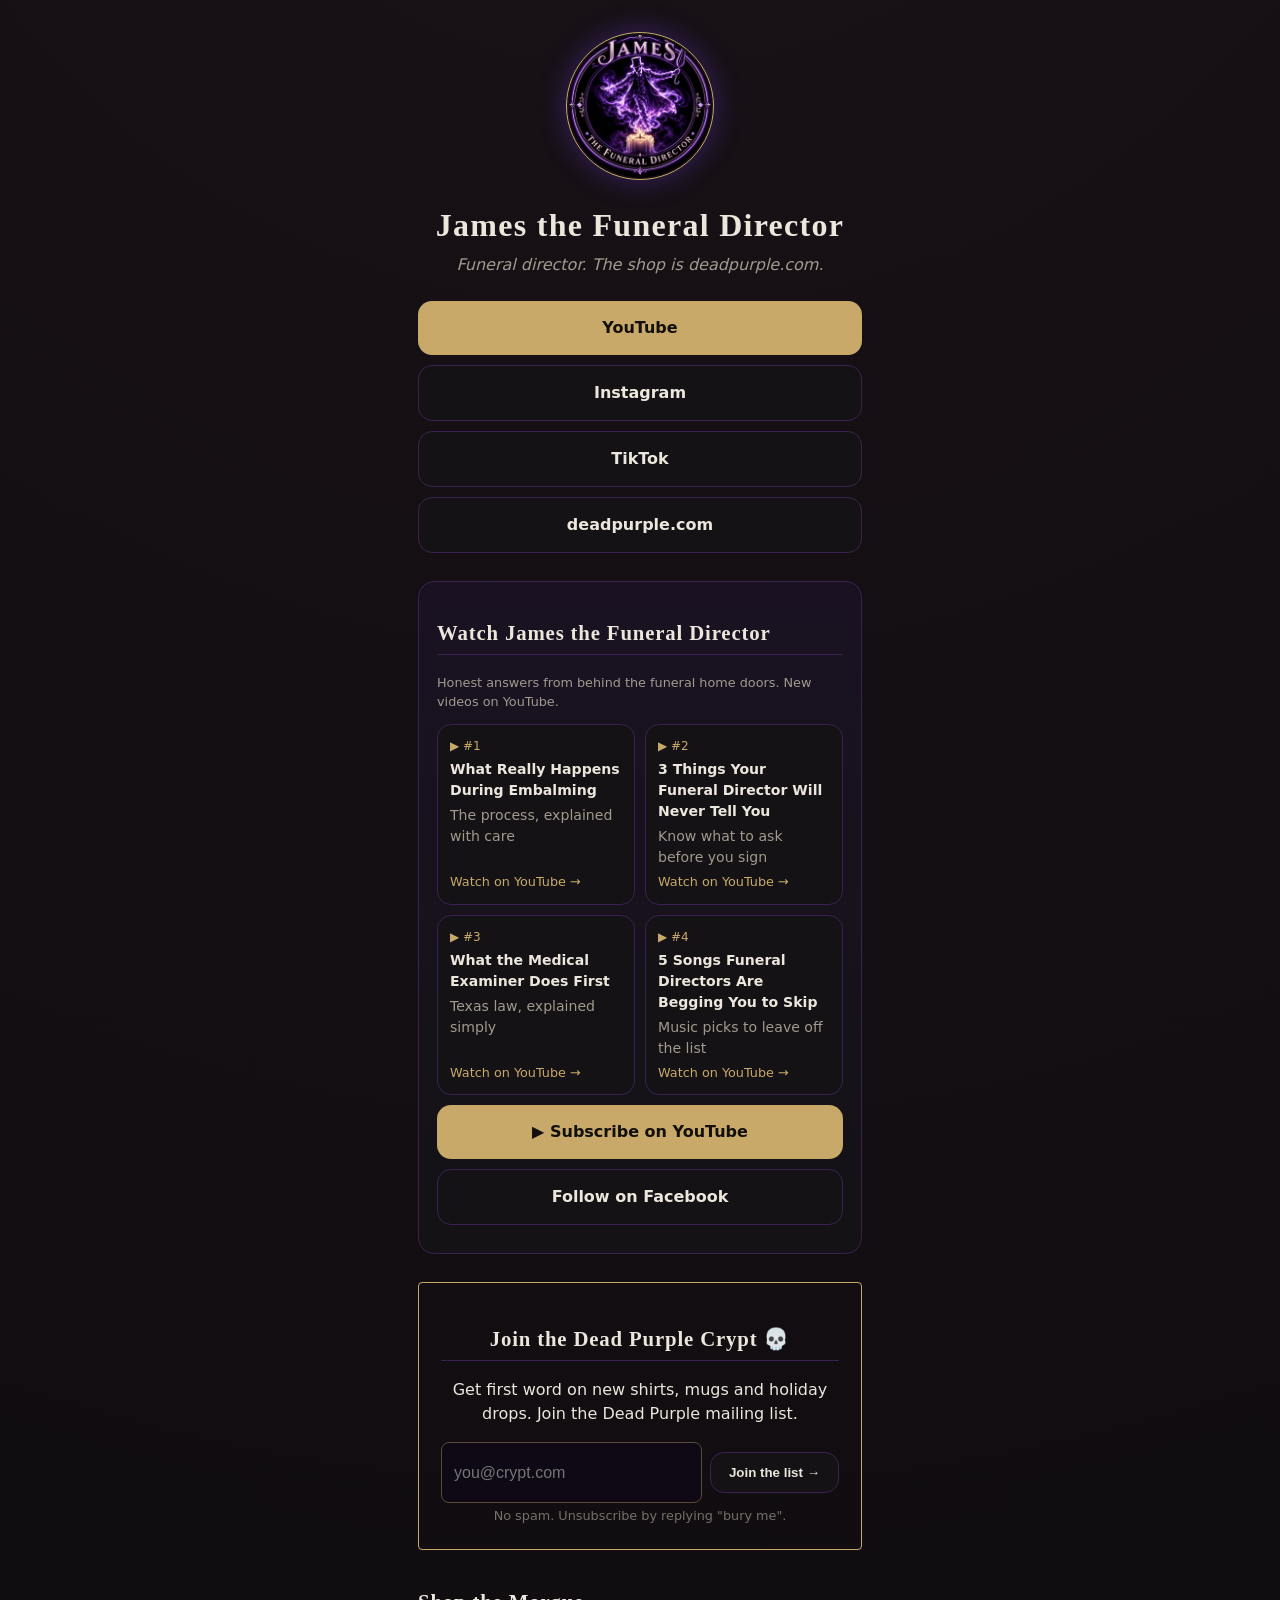
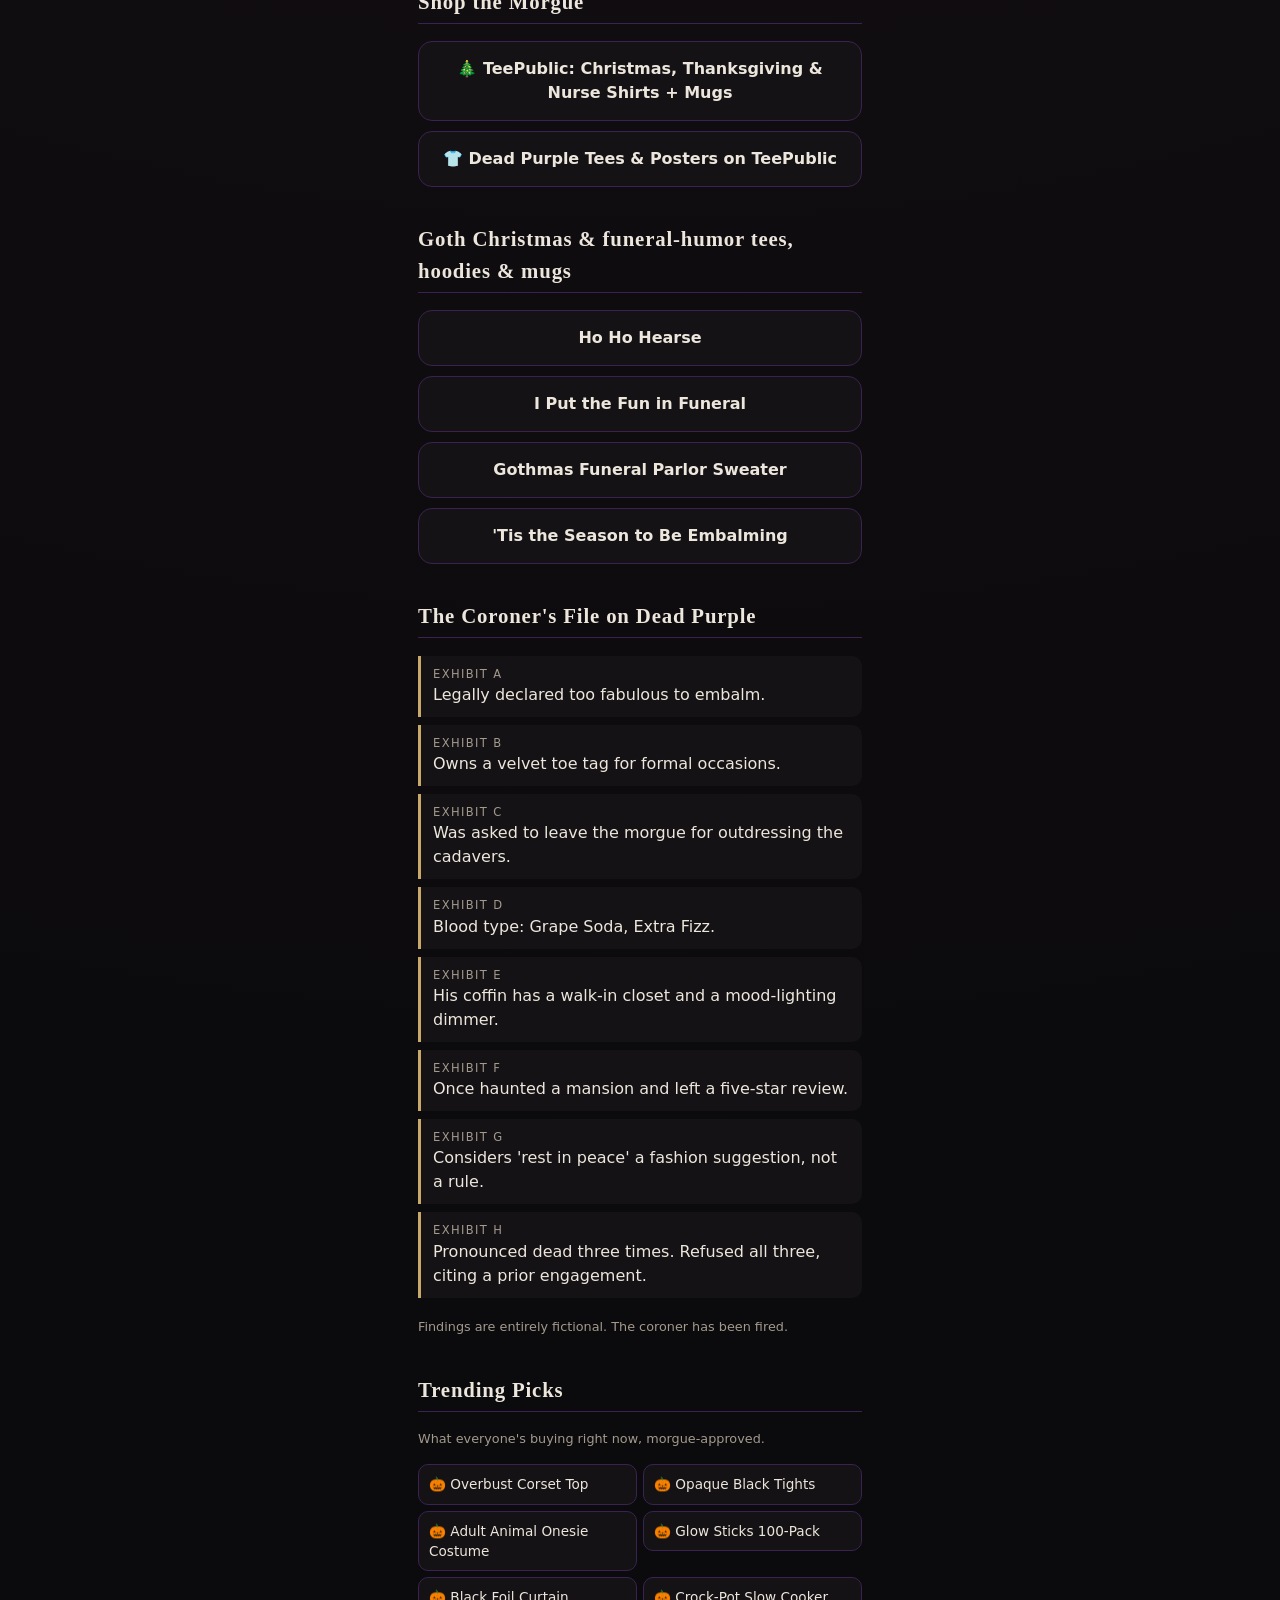
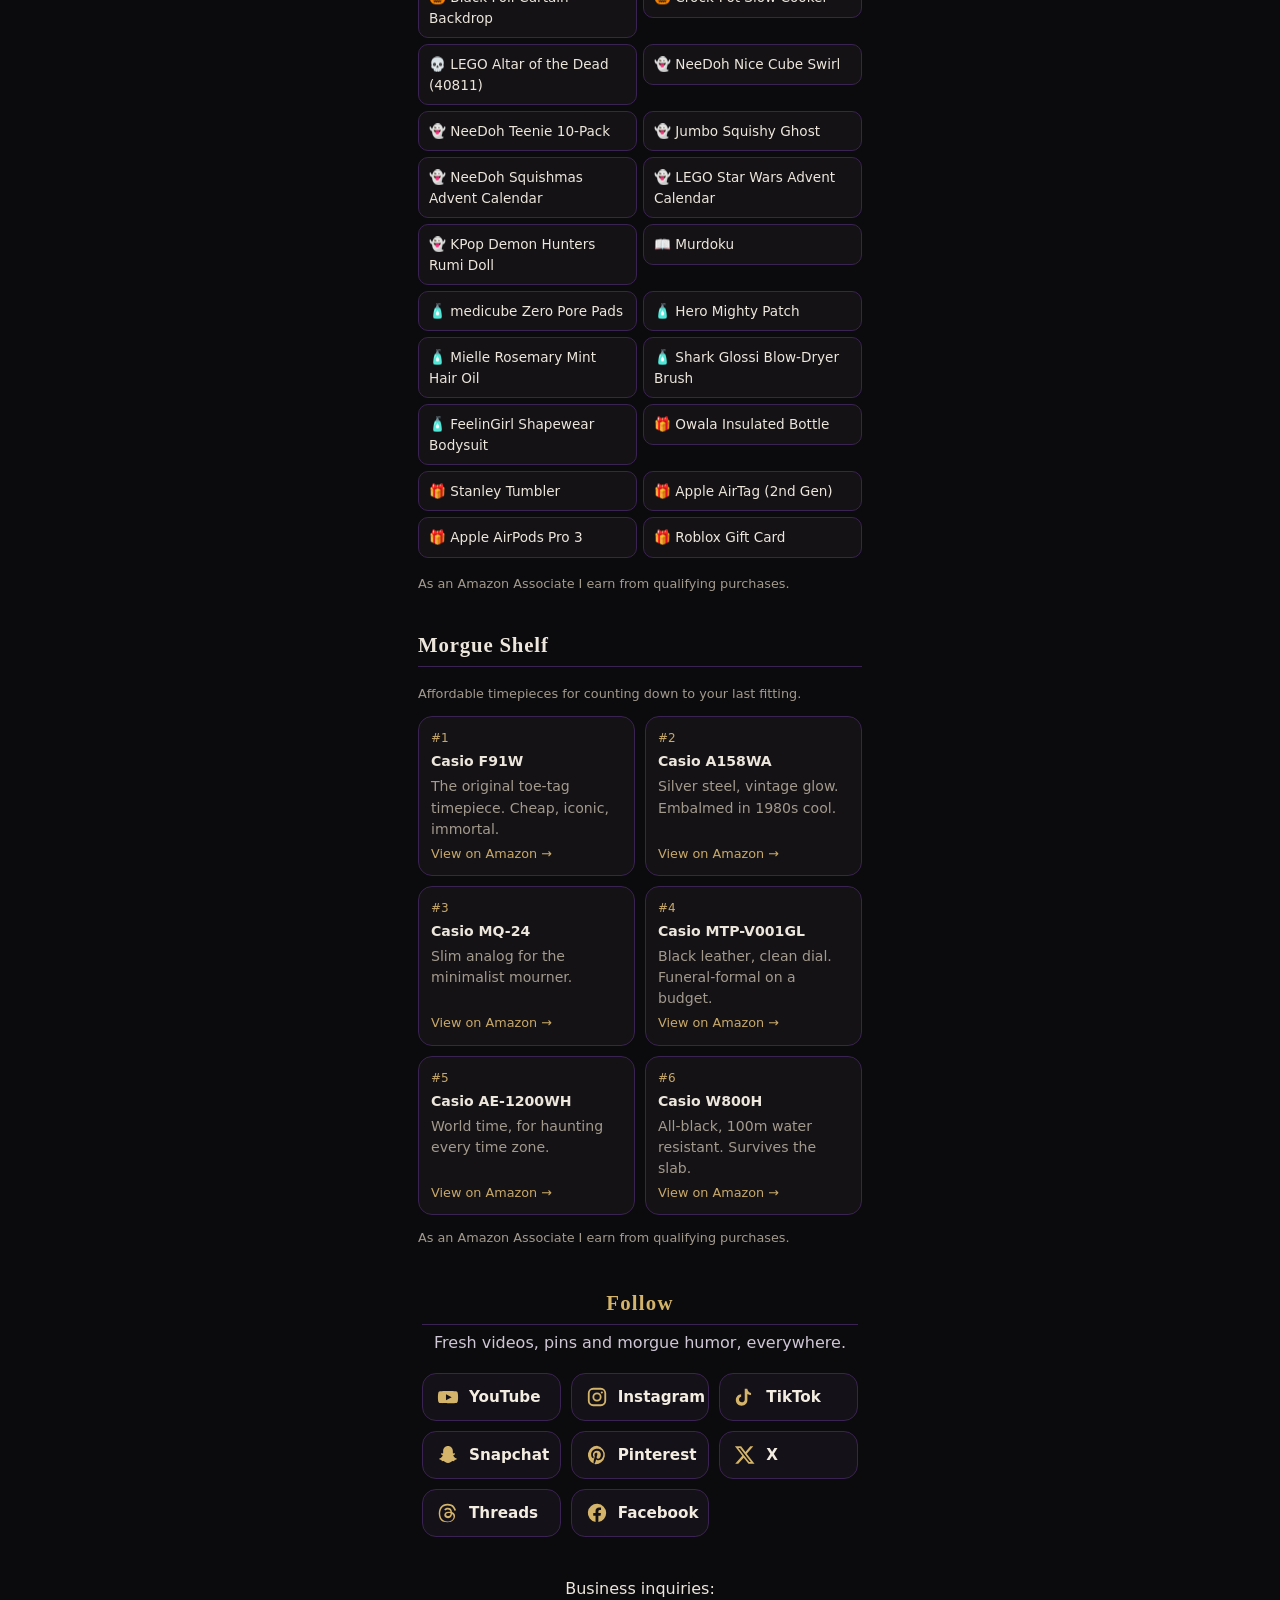
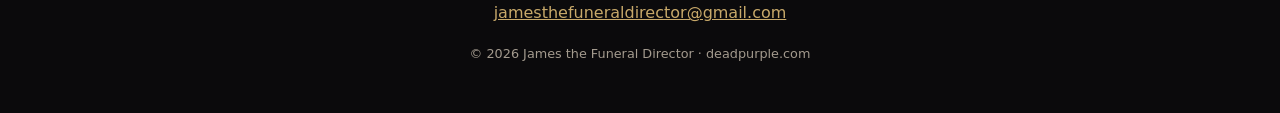
<file: links/index.html>
<!doctype html><html lang="en"><head><meta charset="utf-8"><meta name="viewport" content="width=device-width,initial-scale=1">
<title>James the Funeral Director | Links</title><meta name="description" content="Dead Purple: goth Christmas and funeral-humor tees, hoodies, mugs and wall art on TeePublic, plus James&#39;s videos."><link rel="canonical" href="https://thedeadpurple.github.io/links/"><meta property="og:type" content="website"><meta property="og:url" content="https://thedeadpurple.github.io/links/"><meta property="og:title" content="James the Funeral Director | Links"><meta property="og:description" content="Dead Purple: goth Christmas and funeral-humor tees, hoodies, mugs and wall art on TeePublic, plus James&#39;s videos."><meta property="og:image" content="https://thedeadpurple.github.io/links/assets/james-crest.png"><meta name="twitter:card" content="summary">
<meta property="og:site_name" content="James the Funeral Director">
<link rel="icon" href="assets/james-crest.png"><style>
:root{--p:#c8a96a;--p2:#8a6d3b;--bg:#0b0a0c;--card:#141215;--t:#ece6dc;--m:#a39a8e}
*{box-sizing:border-box}body{margin:0;background:radial-gradient(circle at 50% -10%,#1a1218,var(--bg) 60%);color:var(--t);font:16px/1.5 system-ui,-apple-system,"Segoe UI",sans-serif;min-height:100vh}
main{max-width:480px;margin:auto;padding:32px 18px 48px}h1,h2{font-family:Georgia,"Times New Roman",serif;letter-spacing:.04em}
.hero{text-align:center}.hero img{width:148px;height:148px;border-radius:50%;border:1px solid var(--p);box-shadow:0 0 28px #6a3ad466}
h1{margin:14px 0 4px;font-size:2rem}.tagline{color:var(--m);font-style:italic;margin:0 0 24px}
.btn{display:block;text-align:center;padding:15px;margin:10px 0;border-radius:14px;background:var(--card);border:1px solid #3a2352;color:var(--t);text-decoration:none;font-weight:600;transition:.2s}
.btn:hover,.btn:focus{background:#1c1814;border-color:var(--p)}.btn.main{background:var(--p);color:#120f0d;border:0}
section{margin-top:36px}h2{font-size:1.3rem;border-bottom:1px solid #3a2352;padding-bottom:6px}
.product{background:var(--card);border:1px solid #3a2352;border-radius:16px;overflow:hidden;margin:12px 0}.product img{width:100%;display:block}.product div{padding:14px}.price{color:var(--p);font-weight:700}
.facts{list-style:none;padding:0}.facts li{background:var(--card);border-left:3px solid var(--p);padding:10px 12px;margin:8px 0;border-radius:0 10px 10px 0}.facts span{display:block;font-size:.72rem;text-transform:uppercase;letter-spacing:.12em;color:var(--m)}
.shelf{display:grid;grid-template-columns:1fr 1fr;gap:10px}.watch{background:var(--card);border:1px solid #3a2352;border-radius:14px;padding:12px;color:var(--t);text-decoration:none;display:flex;flex-direction:column;gap:4px;font-size:.88rem}.watch span{color:var(--m)}.watch .tag{color:var(--p);font-size:.75rem}.watch em{color:var(--p);font-style:normal;font-size:.8rem;margin-top:auto}
.disc,small{color:var(--m);font-size:.8rem}form{display:flex;gap:8px}input{flex:1;padding:13px;border-radius:12px;border:1px solid #3a2352;background:#0e0914;color:var(--t);font-size:16px}button{padding:13px 16px;border:0;border-radius:12px;background:var(--p);color:#120f0d;font-weight:700}
.trend{list-style:none;padding:0;display:grid;grid-template-columns:1fr 1fr;gap:6px}.trend a{display:block;background:var(--card);border:1px solid #3a2352;border-radius:10px;padding:9px 10px;color:var(--t);text-decoration:none;font-size:.85rem}.trend a:hover{border-color:var(--p)}
footer{text-align:center;margin-top:40px}footer a{color:var(--p)}</style><style id="sx-css">.sx{margin:40px auto;max-width:960px;padding:0 4px;text-align:center}.sx h2,.sx h3.sx-t{font-family:Georgia,"Times New Roman",serif;color:#d4b46a;letter-spacing:.06em;margin:0 0 6px}.sx-g{margin:18px 0}.sx-g h4{margin:0 0 10px;font:600 .78rem/1.2 system-ui,-apple-system,sans-serif;text-transform:uppercase;letter-spacing:.16em;color:#b79bd8}.sx-l{list-style:none;margin:0;padding:0;display:grid;grid-template-columns:repeat(auto-fit,minmax(132px,1fr));gap:10px}.sx-l a{display:flex;align-items:center;gap:10px;min-height:48px;padding:10px 14px;border-radius:14px;background:#141118;border:1px solid #3a2352;color:#f3ece0;text-decoration:none;font:600 .95rem system-ui,-apple-system,sans-serif;transition:border-color .2s,background .2s,transform .2s}.sx-l a:hover,.sx-l a:focus-visible{border-color:#d4b46a;background:#1d1424;transform:translateY(-1px)}.sx-l svg{width:22px;height:22px;flex:none;fill:#d4b46a}.sx.sx-f{margin:28px auto 8px}.sx-f .sx-l{grid-template-columns:repeat(auto-fit,minmax(118px,1fr))}.sx-f .sx-l a{font-size:.86rem;min-height:44px;padding:8px 12px}@media(max-width:420px){.sx-l{grid-template-columns:1fr 1fr}}</style></head><body><main>
<header class="hero"><img src="assets/james-crest.png" alt="James the Funeral Director crest"><h1>James the Funeral Director</h1><p class="tagline">Funeral director. The shop is deadpurple.com.</p></header>
<nav><a class="btn main" href="https://www.youtube.com/@jamesthefuneraldirector2954" target="_blank" rel="noopener">YouTube</a>
<a class="btn" href="https://www.instagram.com/james_the_funeral_director" target="_blank" rel="noopener">Instagram</a>
<a class="btn" href="https://www.tiktok.com/@funeraldirectorjames" target="_blank" rel="noopener">TikTok</a>
<a class="btn" href="https://deadpurple.com" target="_blank" rel="noopener">deadpurple.com</a></nav>
<section id="watch" style="border:1px solid #3a2352;border-radius:16px;padding:18px;margin:28px 0;background:linear-gradient(180deg,#1a1222,#141215)"><h2>Watch James the Funeral Director</h2><p class="disc">Honest answers from behind the funeral home doors. New videos on YouTube.</p><div class="shelf"><a class="watch" href="https://www.youtube.com/watch?v=lhocceQ624k&amp;utm_source=linkpage&amp;utm_medium=referral&amp;utm_campaign=jtfd-embalming" target="_blank" rel="noopener"><span class="tag">▶ #1</span><strong>What Really Happens During Embalming</strong><span>The process, explained with care</span><em>Watch on YouTube →</em></a><a class="watch" href="https://www.youtube.com/watch?v=-OS4Yl1QXJ0&amp;utm_source=linkpage&amp;utm_medium=referral&amp;utm_campaign=jtfd-3-things" target="_blank" rel="noopener"><span class="tag">▶ #2</span><strong>3 Things Your Funeral Director Will Never Tell You</strong><span>Know what to ask before you sign</span><em>Watch on YouTube →</em></a><a class="watch" href="https://www.youtube.com/watch?v=raxWhrSQd68&amp;utm_source=linkpage&amp;utm_medium=referral&amp;utm_campaign=jtfd-medical-examiner" target="_blank" rel="noopener"><span class="tag">▶ #3</span><strong>What the Medical Examiner Does First</strong><span>Texas law, explained simply</span><em>Watch on YouTube →</em></a><a class="watch" href="https://www.youtube.com/watch?v=uzfZ4B38NcI&amp;utm_source=linkpage&amp;utm_medium=referral&amp;utm_campaign=jtfd-5-songs" target="_blank" rel="noopener"><span class="tag">▶ #4</span><strong>5 Songs Funeral Directors Are Begging You to Skip</strong><span>Music picks to leave off the list</span><em>Watch on YouTube →</em></a></div><a class="btn main" href="https://www.youtube.com/@jamesthefuneraldirector2954?utm_source=linkpage&amp;utm_medium=referral&amp;utm_campaign=jtfd-channel" target="_blank" rel="noopener">▶ Subscribe on YouTube</a><a class="btn" href="https://www.facebook.com/profile.php?id=61595655552629&amp;utm_source=linkpage&amp;utm_medium=referral&amp;utm_campaign=jtfd-facebook-page" target="_blank" rel="noopener">Follow on Facebook</a></section>
<section id="free" class="" style="border:1px solid #c8a96a;border-radius:4px;padding:22px;margin:28px 0;text-align:center"><h2>Join the Dead Purple Crypt 💀</h2><p>Get first word on new shirts, mugs and holiday drops. Join the Dead Purple mailing list.</p><form action="https://formsubmit.co/jamesthefuneraldirector@gmail.com" method="POST" style="display:flex;gap:8px;flex-wrap:wrap;justify-content:center"><input type="email" name="email" required placeholder="you@crypt.com" style="padding:12px;border-radius:8px;border:1px solid #5a4a36;min-width:240px"><input type="hidden" name="_subject" value="New Dead Purple subscriber"><input type="hidden" name="_next" value="https://thedeadpurple.github.io/site/free/thanks.html"><input type="hidden" name="_captcha" value="false"><input type="hidden" name="_template" value="table"><input type="text" name="_honey" style="display:none"><button class="btn" type="submit" style="padding:12px 18px;cursor:pointer">Join the list →</button></form><small style="opacity:.7">No spam. Unsubscribe by replying "bury me".</small></section>
<section><h2>Shop the Morgue</h2>
<a class="btn" href="https://www.teepublic.com/user/dead-purple" target="_blank" rel="noopener">🎄 TeePublic: Christmas, Thanksgiving &amp; Nurse Shirts + Mugs</a>
<a class="btn" href="https://www.teepublic.com/user/dead-purple" target="_blank" rel="noopener">👕 Dead Purple Tees &amp; Posters on TeePublic</a></section>
<section><h2>Goth Christmas &amp; funeral-humor tees, hoodies &amp; mugs</h2>
<a class="btn" href="https://www.teepublic.com/t-shirt/101114686-ho-ho-hearse-funeral-director-christmas-goth-shirt" target="_blank" rel="noopener">Ho Ho Hearse</a>
<a class="btn" href="https://www.teepublic.com/t-shirt/101115455-i-put-the-fun-in-funeral-funny-funeral-director-gi" target="_blank" rel="noopener">I Put the Fun in Funeral</a>
<a class="btn" href="https://www.teepublic.com/t-shirt/101109157-gothmas-funeral-parlor-ugly-sweater" target="_blank" rel="noopener">Gothmas Funeral Parlor Sweater</a>
<a class="btn" href="https://www.teepublic.com/t-shirt/101115262-tis-the-season-to-be-embalming-embalmer-christmas" target="_blank" rel="noopener">'Tis the Season to Be Embalming</a></section>
<section><h2>The Coroner's File on Dead Purple</h2><ul class="facts"><li><span>Exhibit A</span>Legally declared too fabulous to embalm.</li><li><span>Exhibit B</span>Owns a velvet toe tag for formal occasions.</li><li><span>Exhibit C</span>Was asked to leave the morgue for outdressing the cadavers.</li><li><span>Exhibit D</span>Blood type: Grape Soda, Extra Fizz.</li><li><span>Exhibit E</span>His coffin has a walk-in closet and a mood-lighting dimmer.</li><li><span>Exhibit F</span>Once haunted a mansion and left a five-star review.</li><li><span>Exhibit G</span>Considers 'rest in peace' a fashion suggestion, not a rule.</li><li><span>Exhibit H</span>Pronounced dead three times. Refused all three, citing a prior engagement.</li></ul><small>Findings are entirely fictional. The coroner has been fired.</small></section>
<section><h2>Trending Picks</h2><p class="disc">What everyone's buying right now, morgue-approved.</p><ul class="trend">
<li><a href="https://www.amazon.com/dp/B00HB6MCSO?tag=deadpurple06-20" target="_blank" rel="sponsored noopener">🎃 Overbust Corset Top</a></li>
<li><a href="https://www.amazon.com/dp/B07ZTD3JZH?tag=deadpurple06-20" target="_blank" rel="sponsored noopener">🎃 Opaque Black Tights</a></li>
<li><a href="https://www.amazon.com/dp/B097ZKJ1CT?tag=deadpurple06-20" target="_blank" rel="sponsored noopener">🎃 Adult Animal Onesie Costume</a></li>
<li><a href="https://www.amazon.com/dp/B00N1QPNMA?tag=deadpurple06-20" target="_blank" rel="sponsored noopener">🎃 Glow Sticks 100-Pack</a></li>
<li><a href="https://www.amazon.com/dp/B0DLNKN7Q1?tag=deadpurple06-20" target="_blank" rel="sponsored noopener">🎃 Black Foil Curtain Backdrop</a></li>
<li><a href="https://www.amazon.com/dp/B003OAJGJO?tag=deadpurple06-20" target="_blank" rel="sponsored noopener">🎃 Crock-Pot Slow Cooker</a></li>
<li><a href="https://www.amazon.com/dp/B0FMPN7YP1?tag=deadpurple06-20" target="_blank" rel="sponsored noopener">💀 LEGO Altar of the Dead (40811)</a></li>
<li><a href="https://www.amazon.com/dp/B0DV4BD3H2?tag=deadpurple06-20" target="_blank" rel="sponsored noopener">👻 NeeDoh Nice Cube Swirl</a></li>
<li><a href="https://www.amazon.com/dp/B0DXRKN7KY?tag=deadpurple06-20" target="_blank" rel="sponsored noopener">👻 NeeDoh Teenie 10-Pack</a></li>
<li><a href="https://www.amazon.com/dp/B0H1NPP4LK?tag=deadpurple06-20" target="_blank" rel="sponsored noopener">👻 Jumbo Squishy Ghost</a></li>
<li><a href="https://www.amazon.com/dp/B0GPY41JGK?tag=deadpurple06-20" target="_blank" rel="sponsored noopener">👻 NeeDoh Squishmas Advent Calendar</a></li>
<li><a href="https://www.amazon.com/dp/B0G5QKD8ZS?tag=deadpurple06-20" target="_blank" rel="sponsored noopener">👻 LEGO Star Wars Advent Calendar</a></li>
<li><a href="https://www.amazon.com/dp/B0GCBV5MZT?tag=deadpurple06-20" target="_blank" rel="sponsored noopener">👻 KPop Demon Hunters Rumi Doll</a></li>
<li><a href="https://www.amazon.com/dp/1454961791?tag=deadpurple06-20" target="_blank" rel="sponsored noopener">📖 Murdoku</a></li>
<li><a href="https://www.amazon.com/dp/B09V7Z4TJG?tag=deadpurple06-20" target="_blank" rel="sponsored noopener">🧴 medicube Zero Pore Pads</a></li>
<li><a href="https://www.amazon.com/dp/B074PVTPBW?tag=deadpurple06-20" target="_blank" rel="sponsored noopener">🧴 Hero Mighty Patch</a></li>
<li><a href="https://www.amazon.com/dp/B07N7PK9QK?tag=deadpurple06-20" target="_blank" rel="sponsored noopener">🧴 Mielle Rosemary Mint Hair Oil</a></li>
<li><a href="https://www.amazon.com/dp/B0G88PBV7P?tag=deadpurple06-20" target="_blank" rel="sponsored noopener">🧴 Shark Glossi Blow-Dryer Brush</a></li>
<li><a href="https://www.amazon.com/dp/B0DFC37RSR?tag=deadpurple06-20" target="_blank" rel="sponsored noopener">🧴 FeelinGirl Shapewear Bodysuit</a></li>
<li><a href="https://www.amazon.com/dp/B0BZYCJK89?tag=deadpurple06-20" target="_blank" rel="sponsored noopener">🎁 Owala Insulated Bottle</a></li>
<li><a href="https://www.amazon.com/dp/B0CRMP3RQT?tag=deadpurple06-20" target="_blank" rel="sponsored noopener">🎁 Stanley Tumbler</a></li>
<li><a href="https://www.amazon.com/dp/B0GJTFXNRX?tag=deadpurple06-20" target="_blank" rel="sponsored noopener">🎁 Apple AirTag (2nd Gen)</a></li>
<li><a href="https://www.amazon.com/dp/B0FQFB8FMG?tag=deadpurple06-20" target="_blank" rel="sponsored noopener">🎁 Apple AirPods Pro 3</a></li>
<li><a href="https://www.amazon.com/dp/B07RZ74VLR?tag=deadpurple06-20" target="_blank" rel="sponsored noopener">🎁 Roblox Gift Card</a></li>
</ul><p class="disc">As an Amazon Associate I earn from qualifying purchases.</p></section>
<section><h2>Morgue Shelf</h2><p class="disc">Affordable timepieces for counting down to your last fitting.</p><div class="shelf"><a class="watch" href="https://www.amazon.com/dp/B000GAWSDG?tag=deadpurple06-20" target="_blank" rel="sponsored noopener"><span class="tag">#1</span><strong>Casio F91W</strong><span>The original toe-tag timepiece. Cheap, iconic, immortal.</span><em>View on Amazon →</em></a><a class="watch" href="https://www.amazon.com/dp/B000GAYQJ0?tag=deadpurple06-20" target="_blank" rel="sponsored noopener"><span class="tag">#2</span><strong>Casio A158WA</strong><span>Silver steel, vintage glow. Embalmed in 1980s cool.</span><em>View on Amazon →</em></a><a class="watch" href="https://www.amazon.com/dp/B000GB0G7A?tag=deadpurple06-20" target="_blank" rel="sponsored noopener"><span class="tag">#3</span><strong>Casio MQ-24</strong><span>Slim analog for the minimalist mourner.</span><em>View on Amazon →</em></a><a class="watch" href="https://www.amazon.com/dp/B00QT071BQ?tag=deadpurple06-20" target="_blank" rel="sponsored noopener"><span class="tag">#4</span><strong>Casio MTP-V001GL</strong><span>Black leather, clean dial. Funeral-formal on a budget.</span><em>View on Amazon →</em></a><a class="watch" href="https://www.amazon.com/dp/B0094B79PA?tag=deadpurple06-20" target="_blank" rel="sponsored noopener"><span class="tag">#5</span><strong>Casio AE-1200WH</strong><span>World time, for haunting every time zone.</span><em>View on Amazon →</em></a><a class="watch" href="https://www.amazon.com/dp/B001AWZDA4?tag=deadpurple06-20" target="_blank" rel="sponsored noopener"><span class="tag">#6</span><strong>Casio W800H</strong><span>All-black, 100m water resistant. Survives the slab.</span><em>View on Amazon →</em></a></div>
<p class="disc">As an Amazon Associate I earn from qualifying purchases.</p></section>

<section class="sx" id="follow" aria-label="Follow"><h2>Follow</h2><p style="color:#cfc6d6;margin:0">Fresh videos, pins and morgue humor, everywhere.</p><div class="sx-g"><ul class="sx-l"><li><a href="https://www.youtube.com/@jamesthefuneraldirector2954" target="_blank" rel="noopener" aria-label="YouTube (James the Funeral Director)"><svg viewBox="0 0 24 24" aria-hidden="true"><path d="M23 12.2s0-3.2-.4-4.6c-.2-.9-.9-1.6-1.8-1.8C19.2 5.4 12 5.4 12 5.4s-7.2 0-8.8.4c-.9.2-1.6.9-1.8 1.8C1 9 1 12.2 1 12.2s0 3.2.4 4.6c.2.9.9 1.6 1.8 1.8 1.6.4 8.8.4 8.8.4s7.2 0 8.8-.4c.9-.2 1.6-.9 1.8-1.8.4-1.4.4-4.6.4-4.6zM9.8 15.5v-6.6l6.2 3.3-6.2 3.3z"/></svg><span>YouTube</span></a></li><li><a href="https://www.instagram.com/james_the_funeral_director/" target="_blank" rel="noopener" aria-label="Instagram (James the Funeral Director)"><svg viewBox="0 0 24 24" aria-hidden="true"><path d="M7.8 2h8.4A5.8 5.8 0 0 1 22 7.8v8.4a5.8 5.8 0 0 1-5.8 5.8H7.8A5.8 5.8 0 0 1 2 16.2V7.8A5.8 5.8 0 0 1 7.8 2zm0 2A3.8 3.8 0 0 0 4 7.8v8.4A3.8 3.8 0 0 0 7.8 20h8.4a3.8 3.8 0 0 0 3.8-3.8V7.8A3.8 3.8 0 0 0 16.2 4H7.8zM12 7a5 5 0 1 1 0 10 5 5 0 0 1 0-10zm0 2a3 3 0 1 0 0 6 3 3 0 0 0 0-6zm5.3-3.1a1.2 1.2 0 1 1 0 2.4 1.2 1.2 0 0 1 0-2.4z"/></svg><span>Instagram</span></a></li><li><a href="https://www.tiktok.com/@funeraldirectorjames" target="_blank" rel="noopener" aria-label="TikTok (James the Funeral Director)"><svg viewBox="0 0 24 24" aria-hidden="true"><path d="M14.5 3c.4 2.4 1.8 4.1 4.1 4.5v2.4c-1.4 0-2.7-.4-4-1.2v6.6c0 3.4-2.6 6.2-6.3 6.2S2 18.7 2 15.3c0-3.3 2.5-5.9 5.8-6.2v2.6c-1.4.3-2.4 1.5-2.4 3 0 1.7 1.4 3.1 3.2 3.1s3.1-1.4 3.1-3.2V3h2.8z"/></svg><span>TikTok</span></a></li><li><a href="https://www.snapchat.com/add/funeraldirjames" target="_blank" rel="noopener" aria-label="Snapchat (James the Funeral Director)"><svg viewBox="0 0 24 24" aria-hidden="true"><path d="M12 2.2c3.1 0 5.3 2.4 5.3 5.4v2.6c.5.2 1.2-.3 1.7-.2.6.1.9.6.6 1.1-.4.6-1.7.8-2 1.3.6 1.6 1.9 3 3.7 3.5.4.1.5.5.2.8-.6.5-1.7.6-2.3.8-.2.4-.1 1-.5 1.2-.6.2-1.4-.2-2.3 0-1.2.3-2 1.9-4.4 1.9s-3.2-1.6-4.4-1.9c-.9-.2-1.7.2-2.3 0-.4-.2-.3-.8-.5-1.2-.6-.2-1.7-.3-2.3-.8-.3-.3-.2-.7.2-.8 1.8-.5 3.1-1.9 3.7-3.5-.3-.5-1.6-.7-2-1.3-.3-.5 0-1 .6-1.1.5-.1 1.2.4 1.7.2V7.6c0-3 2.2-5.4 5.3-5.4z"/></svg><span>Snapchat</span></a></li><li><a href="https://www.pinterest.com/jamesthefuneraldirector/" target="_blank" rel="noopener" aria-label="Pinterest (James the Funeral Director)"><svg viewBox="0 0 24 24" aria-hidden="true"><path d="M12 2a10 10 0 0 0-3.6 19.3c-.1-.8-.2-2 0-2.9l1.2-5s-.3-.6-.3-1.5c0-1.4.8-2.4 1.8-2.4.9 0 1.3.6 1.3 1.4 0 .9-.5 2.1-.8 3.3-.2 1 .5 1.8 1.5 1.8 1.8 0 3.1-1.9 3.1-4.6 0-2.4-1.7-4.1-4.2-4.1-2.9 0-4.5 2.1-4.5 4.4 0 .9.3 1.8.8 2.3.1.1.1.2.1.3l-.3 1.2c0 .2-.2.2-.4.1-1.3-.6-2.1-2.5-2.1-4 0-3.3 2.4-6.3 6.9-6.3 3.6 0 6.4 2.6 6.4 6 0 3.6-2.3 6.5-5.4 6.5-1.1 0-2.1-.6-2.4-1.2l-.7 2.5c-.2.9-.9 2.1-1.3 2.8A10 10 0 1 0 12 2z"/></svg><span>Pinterest</span></a></li><li><a href="https://x.com/JamesTheFD" target="_blank" rel="noopener" aria-label="X (James the Funeral Director)"><svg viewBox="0 0 24 24" aria-hidden="true"><path d="M17.8 2.5h3.3l-7.2 8.2 8.5 10.8h-6.6l-5.2-6.6-6 6.6H1.3l7.7-8.8L1 2.5h6.8l4.7 6.1 5.3-6.1zm-1.2 17.1h1.8L6.6 4.3H4.7l11.9 15.3z"/></svg><span>X</span></a></li><li><a href="https://www.threads.net/@james_the_funeral_director" target="_blank" rel="noopener" aria-label="Threads (James the Funeral Director)"><svg viewBox="0 0 24 24" aria-hidden="true"><path d="M16.7 11.2c-.1 0-.2-.1-.3-.1-.2-3-1.8-4.7-4.6-4.7-1.7 0-3.1.7-3.9 2l1.5 1c.6-.9 1.6-1.1 2.4-1.1 1 0 1.7.3 2.2.8.3.4.6.9.7 1.6-.8-.1-1.7-.2-2.6-.1-2.6.2-4.3 1.7-4.2 3.8.1 1.1.6 2 1.5 2.6.8.5 1.8.7 2.8.7 1.4-.1 2.5-.6 3.2-1.6.6-.7.9-1.7 1-2.9.7.4 1.2.9 1.4 1.6.5 1.1.5 3-1 4.5-1.3 1.3-3 1.9-5.4 1.9-2.7 0-4.7-.9-6-2.6C4.2 17 3.6 15 3.5 12.5c.1-2.5.7-4.5 1.9-6 1.3-1.7 3.3-2.5 6-2.6 2.7 0 4.8.9 6.1 2.6.7.8 1.1 1.9 1.5 3.1l1.8-.5c-.4-1.5-1-2.8-1.9-3.9C17.2 3 14.7 2 11.5 2 8.2 2 5.8 3.1 4.1 5.2 2.7 7 2 9.6 1.9 12.5c.1 2.9.8 5.4 2.2 7.2C5.8 21.9 8.3 22 11.5 22c2.8 0 4.8-.8 6.4-2.4 2.1-2.1 2.1-4.7 1.4-6.3-.5-1.1-1.4-1.9-2.6-2.4zm-4.4 4.2c-1.1.1-2.3-.4-2.3-1.5 0-.8.6-1.7 2.4-1.8h.7c.6 0 1.2.1 1.8.2-.2 2.5-1.4 3-2.6 3.1z"/></svg><span>Threads</span></a></li><li><a href="https://www.facebook.com/profile.php?id=61595655552629" target="_blank" rel="noopener" aria-label="Facebook (James the Funeral Director)"><svg viewBox="0 0 24 24" aria-hidden="true"><path d="M22 12a10 10 0 1 0-11.6 9.9v-7H7.9V12h2.5V9.8c0-2.5 1.5-3.9 3.8-3.9 1.1 0 2.2.2 2.2.2v2.5h-1.3c-1.2 0-1.6.8-1.6 1.6V12h2.8l-.4 2.9h-2.4v7A10 10 0 0 0 22 12z"/></svg><span>Facebook</span></a></li></ul></div></section>
<footer><p>Business inquiries: <a href="mailto:jamesthefuneraldirector@gmail.com">jamesthefuneraldirector@gmail.com</a></p><small>© 2026 James the Funeral Director · deadpurple.com</small></footer>
</main></body></html>
</file>
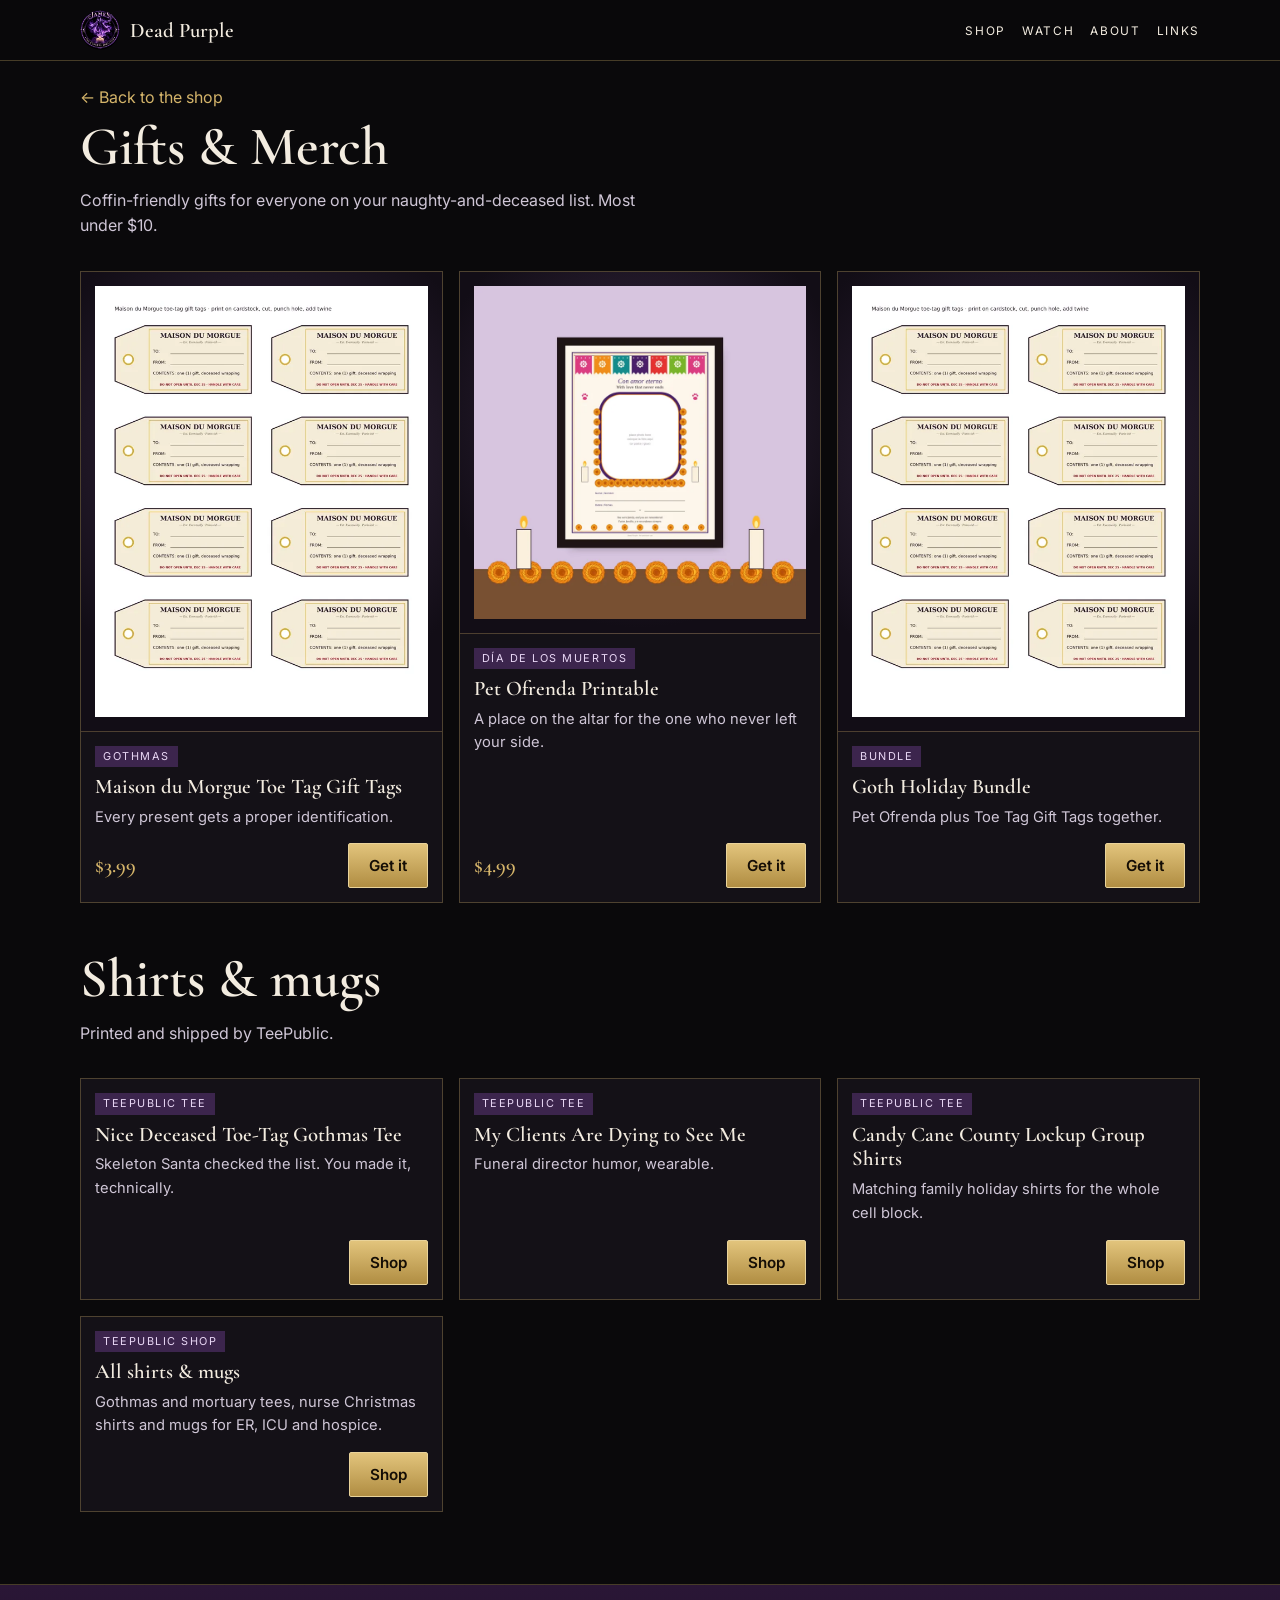
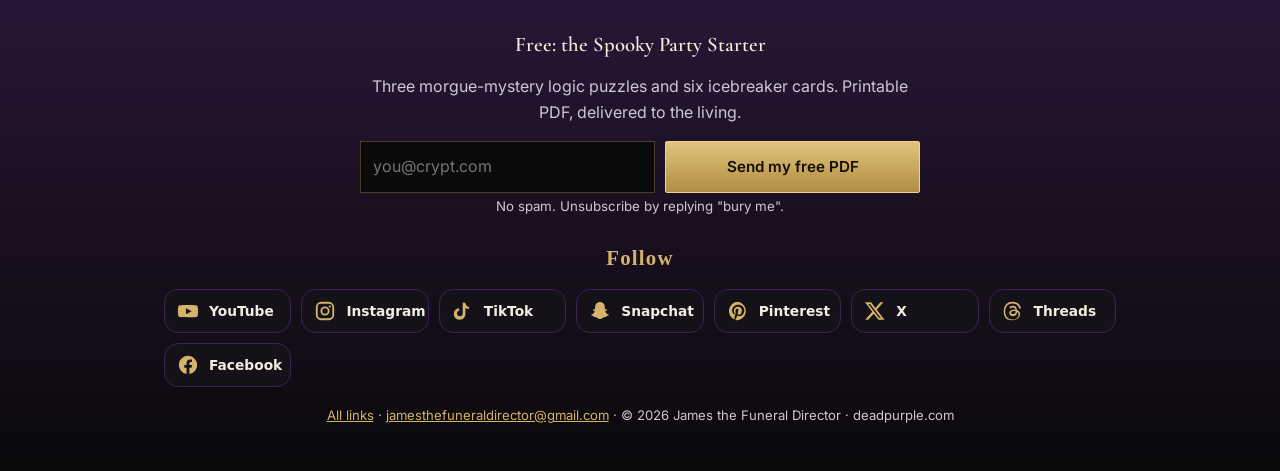
<file: site/gifts.html>
<!doctype html>
<html lang="en">
<head>
<meta charset="utf-8">
<meta name="viewport" content="width=device-width,initial-scale=1">
<title>Gifts &amp; Merch | Dead Purple — Goth Christmas Toe Tag Gift Tags, Gothmas Tees &amp; Mugs</title>
<meta name="description" content="Goth Christmas toe tag gift tags, a pet ofrenda printable, Gothmas and mortician humor t-shirts, nurse Christmas shirts and mugs from James the Funeral Director.">
<link rel="canonical" href="https://thedeadpurple.github.io/site/gifts.html">
<meta property="og:type" content="website">
<meta property="og:url" content="https://thedeadpurple.github.io/site/gifts.html">
<meta property="og:title" content="Gifts &amp; Merch | Dead Purple — Goth Christmas Toe Tag Gift Tags, Gothmas Tees &amp; Mugs">
<meta property="og:description" content="Goth Christmas toe tag gift tags, a pet ofrenda printable, Gothmas and mortician humor t-shirts, nurse Christmas shirts and mugs from James the Funeral Director.">
<meta property="og:image" content="https://thedeadpurple.github.io/site/video/jtfd-hero-poster.jpg">
<meta property="og:site_name" content="James the Funeral Director">
<meta name="twitter:card" content="summary_large_image">
<meta name="theme-color" content="#0b0a0c">
<link rel="icon" href="favicon.png">
<link rel="apple-touch-icon" href="img/james-crest.png">
<link rel="preconnect" href="https://fonts.googleapis.com">
<link rel="preconnect" href="https://fonts.gstatic.com" crossorigin>
<link href="https://fonts.googleapis.com/css2?family=Cormorant+Garamond:wght@500;600;700&family=Inter:wght@400;500;600&display=swap" rel="stylesheet">
<script type="application/ld+json">
{"@context": "https://schema.org", "@graph": [{"@type": "BreadcrumbList", "itemListElement": [{"@type": "ListItem", "position": 1, "name": "Dead Purple", "item": "https://thedeadpurple.github.io/site/"}, {"@type": "ListItem", "position": 2, "name": "Gifts &amp; Merch", "item": "https://thedeadpurple.github.io/site/gifts.html"}]}, {"@type": "Product", "name": "Maison du Morgue Toe Tag Gift Tags - Printable Goth Christmas Gift Tags", "image": "https://thedeadpurple.github.io/site/img/toe-tags.webp", "description": "Printable toe-tag style goth Christmas gift tags.", "brand": {"@type": "Brand", "name": "Dead Purple"}, "offers": {"@type": "Offer", "price": "3.99", "priceCurrency": "USD", "availability": "https://schema.org/InStock", "url": "https://whop.com/dead-purple/maison-du-morgue-toe-tag-gift-tags-printable-goth-christmas-gift-tags/"}}, {"@type": "Product", "name": "Pet Ofrenda Printable - Dia de los Muertos Pet Memorial Frame (Bilingual)", "image": "https://thedeadpurple.github.io/site/img/pet-ofrenda.webp", "description": "Bilingual English/Spanish printable pet memorial frame for a Dia de los Muertos ofrenda.", "brand": {"@type": "Brand", "name": "Dead Purple"}, "offers": {"@type": "Offer", "price": "4.99", "priceCurrency": "USD", "availability": "https://schema.org/InStock", "url": "https://whop.com/dead-purple/pet-ofrenda-printable-dia-de-los-muertos-pet-memorial-frame-bilingual"}}]}
</script>
<style>
:root{--bg:#0a090b;--ink:#f3ece0;--mute:#cfc6d6;--gold:#d4b46a;--line:rgba(212,180,106,.3);--plum:#2a1636;--s:24px;--d:clamp(2.2rem,6vw,3.4rem);--h:1.3rem}
*{box-sizing:border-box}html{scroll-behavior:smooth;scroll-padding-top:64px}
body{margin:0;background:var(--bg);color:var(--ink);font:400 16px/1.6 Inter,system-ui,sans-serif;overflow-x:hidden}
img{max-width:100%;display:block}a{color:var(--gold)}
.wrap{max-width:1160px;margin:0 auto;padding:0 20px}
h1,h2{font:600 var(--d)/1.05 "Cormorant Garamond",Georgia,serif;margin:0 0 12px}
h3{font:600 var(--h)/1.2 "Cormorant Garamond",Georgia,serif;margin:0 0 6px}
.eyebrow{font-size:.75rem;font-weight:600;letter-spacing:.24em;text-transform:uppercase;color:var(--gold);margin:0 0 8px}
.sub{color:var(--mute);margin:0 0 var(--s);max-width:60ch}
.btn{display:inline-block;background:linear-gradient(180deg,#e2c47c,#b08d42);color:#140d05;font:600 .95rem Inter,sans-serif;text-decoration:none;padding:12px 20px;border:1px solid #e9d39a;border-radius:2px;cursor:pointer;text-align:center}
.btn.alt{background:transparent;color:var(--ink);border-color:var(--gold)}
nav.top{position:sticky;top:0;z-index:50;background:rgba(10,9,11,.92);backdrop-filter:blur(8px);border-bottom:1px solid var(--line)}
.navin{display:flex;align-items:center;justify-content:space-between;height:60px;gap:12px}
.brand{display:flex;align-items:center;gap:10px;text-decoration:none;color:var(--ink);font:600 1.3rem "Cormorant Garamond",serif}
nav.top ul{display:flex;gap:16px;list-style:none;margin:0;padding:0}
nav.top ul a{color:var(--ink);text-decoration:none;font-size:.74rem;letter-spacing:.14em;text-transform:uppercase}
.jtfd-hero{position:relative;min-height:88svh;display:flex;align-items:flex-end;overflow:hidden;background:#000 url(video/jtfd-hero-poster.jpg) center/cover}
.jtfd-hero video{position:absolute;inset:0;width:100%;height:100%;object-fit:cover;object-position:center 20%}
.jtfd-hero:after{content:"";position:absolute;inset:0;background:linear-gradient(0deg,var(--bg) 6%,rgba(10,9,11,.85) 45%,rgba(10,9,11,.2))}
.hero-copy{position:relative;z-index:2;width:100%;max-width:1160px;margin:0 auto;padding:0 20px 56px}
.hero-copy p.tag-line{color:#ece4f0;margin:0 0 20px;font-size:1.05rem}
.ctas{display:grid;grid-template-columns:1fr 1fr;gap:12px;max-width:420px}
section.blk{padding:64px 0 0}
.grid{display:grid;grid-template-columns:repeat(2,1fr);gap:16px}
.grid.one{grid-template-columns:1fr}
.card{display:flex;flex-direction:column;background:#141117;border:1px solid var(--line);min-width:0;text-decoration:none;color:var(--ink)}
.frame{display:block;aspect-ratio:4/3;padding:14px;background:radial-gradient(circle at 50% 40%,#3a2a45,#120d16 75%);border-bottom:1px solid var(--line)}
.frame img{width:100%;height:100%;object-fit:contain}
.frame.vid{padding:0;aspect-ratio:16/9;position:relative;background:#000}.frame.vid img{object-fit:cover}
.play{position:absolute;left:50%;top:50%;width:52px;height:52px;margin:-26px 0 0 -26px;border-radius:50%;background:rgba(10,9,11,.75);border:2px solid var(--gold)}
.play:after{content:"";position:absolute;left:20px;top:14px;border-left:15px solid var(--gold);border-block:10px solid transparent}
.body{padding:14px;display:flex;flex-direction:column;flex:1}
.body p{color:var(--mute);font-size:.92rem;margin:0 0 14px}
.row{margin-top:auto;display:flex;align-items:center;justify-content:space-between;gap:8px;flex-wrap:wrap}
.price{font:600 var(--h) "Cormorant Garamond",serif;color:var(--gold)}
.tag{align-self:flex-start;font-size:.68rem;letter-spacing:.14em;text-transform:uppercase;color:#e9d7f5;background:rgba(109,63,143,.45);padding:2px 8px;margin-bottom:8px}
.center{text-align:center;margin-top:var(--s)}
.tiles{display:grid;grid-template-columns:1fr;gap:16px;margin-top:var(--s)}
.tile .body{padding:18px}.tile em{font-style:normal;color:var(--gold);font-weight:600;margin-top:auto}
.about{display:flex;gap:20px;align-items:center}.about img{width:96px;flex:none}.about p{color:var(--mute);margin:0}
#faq details{border-bottom:1px solid var(--line);padding:12px 0}#faq summary{cursor:pointer;font:600 var(--h) "Cormorant Garamond",serif}#faq p{color:var(--mute);margin:8px 0 0}
.back{display:inline-block;margin:24px 0 8px;text-decoration:none}
.disc{color:#bdb3c6;font-size:.82rem;margin-top:16px}
footer{margin-top:72px;padding:48px 0 32px;border-top:1px solid var(--line);background:linear-gradient(180deg,var(--plum),var(--bg))}
.signup{max-width:560px;margin:0 auto;text-align:center}.signup p,.signup small{color:var(--mute)}
.signup form{display:flex;flex-wrap:wrap;gap:10px;margin-top:12px}
.signup input[type=email]{flex:1 1 200px;min-width:0;padding:12px;background:var(--bg);border:1px solid var(--line);color:var(--ink);font:inherit}
.signup .btn{flex:1 1 160px}
.icons{display:flex;flex-wrap:wrap;justify-content:center;gap:18px;margin:32px 0 16px}.icons svg{width:24px;height:24px;fill:var(--gold)}
.fine{text-align:center;color:var(--mute);font-size:.82rem}
@media(min-width:760px){.grid{grid-template-columns:repeat(3,1fr)}.grid.four{grid-template-columns:repeat(4,1fr)}.tiles{grid-template-columns:repeat(3,1fr)}:root{--s:32px}.ctas{display:flex}.hero-copy{padding-bottom:12vh}.jtfd-hero:after{background:linear-gradient(90deg,rgba(10,9,11,.9),rgba(10,9,11,.3) 70%),linear-gradient(0deg,var(--bg),transparent 35%)}}
@media(max-width:420px){.brand span{display:none}}
@media(prefers-reduced-motion:reduce){.jtfd-hero video{display:none}html{scroll-behavior:auto}}
</style>
<style id="sx-css">.sx{margin:40px auto;max-width:960px;padding:0 4px;text-align:center}.sx h2,.sx h3.sx-t{font-family:Georgia,"Times New Roman",serif;color:#d4b46a;letter-spacing:.06em;margin:0 0 6px}.sx-g{margin:18px 0}.sx-g h4{margin:0 0 10px;font:600 .78rem/1.2 system-ui,-apple-system,sans-serif;text-transform:uppercase;letter-spacing:.16em;color:#b79bd8}.sx-l{list-style:none;margin:0;padding:0;display:grid;grid-template-columns:repeat(auto-fit,minmax(132px,1fr));gap:10px}.sx-l a{display:flex;align-items:center;gap:10px;min-height:48px;padding:10px 14px;border-radius:14px;background:#141118;border:1px solid #3a2352;color:#f3ece0;text-decoration:none;font:600 .95rem system-ui,-apple-system,sans-serif;transition:border-color .2s,background .2s,transform .2s}.sx-l a:hover,.sx-l a:focus-visible{border-color:#d4b46a;background:#1d1424;transform:translateY(-1px)}.sx-l svg{width:22px;height:22px;flex:none;fill:#d4b46a}.sx.sx-f{margin:28px auto 8px}.sx-f .sx-l{grid-template-columns:repeat(auto-fit,minmax(118px,1fr))}.sx-f .sx-l a{font-size:.86rem;min-height:44px;padding:8px 12px}@media(max-width:420px){.sx-l{grid-template-columns:1fr 1fr}}</style></head>
<body>
<nav class="top"><div class="wrap navin">
<a class="brand" href="./"><img src="img/james-crest.png" alt="" width="40" height="40"><span>Dead Purple</span></a>
<ul><li><a href="./#shop">Shop</a></li><li><a href="./#watch">Watch</a></li><li><a href="./#about">About</a></li><li><a href="https://thedeadpurple.github.io/links/">Links</a></li></ul>
</div></nav>
<main class="wrap">
<a class="back" href="./#shop">← Back to the shop</a>
<h1>Gifts &amp; Merch</h1>
<p class="sub">Coffin-friendly gifts for everyone on your naughty-and-deceased list. Most under $10.</p>
<div class="grid"><article class="card"><a class="frame" href="https://whop.com/dead-purple/maison-du-morgue-toe-tag-gift-tags-printable-goth-christmas-gift-tags/?utm_source=site&amp;utm_medium=referral&amp;utm_campaign=gifts"><img src="img/toe-tags.webp" alt="Maison du Morgue toe tag printable goth Christmas gift tags" loading="lazy"></a><div class="body"><span class="tag">Gothmas</span><h3>Maison du Morgue Toe Tag Gift Tags</h3><p>Every present gets a proper identification.</p><div class="row"><span class="price">$3.99</span><a class="btn" href="https://whop.com/dead-purple/maison-du-morgue-toe-tag-gift-tags-printable-goth-christmas-gift-tags/?utm_source=site&amp;utm_medium=referral&amp;utm_campaign=gifts">Get it</a></div></div></article><article class="card"><a class="frame" href="https://whop.com/dead-purple/pet-ofrenda-printable-dia-de-los-muertos-pet-memorial-frame-bilingual?utm_source=site&amp;utm_medium=referral&amp;utm_campaign=gifts"><img src="img/pet-ofrenda.webp" alt="Pet ofrenda printable" loading="lazy"></a><div class="body"><span class="tag">Día de los Muertos</span><h3>Pet Ofrenda Printable</h3><p>A place on the altar for the one who never left your side.</p><div class="row"><span class="price">$4.99</span><a class="btn" href="https://whop.com/dead-purple/pet-ofrenda-printable-dia-de-los-muertos-pet-memorial-frame-bilingual?utm_source=site&amp;utm_medium=referral&amp;utm_campaign=gifts">Get it</a></div></div></article><article class="card"><a class="frame" href="https://whop.com/dead-purple/goth-holiday-bundle-pet-ofrenda-toe-tag-gift-tags-printable/?utm_source=site&amp;utm_medium=referral&amp;utm_campaign=gifts"><img src="img/toe-tags.webp" alt="Goth Holiday Bundle printables" loading="lazy"></a><div class="body"><span class="tag">Bundle</span><h3>Goth Holiday Bundle</h3><p>Pet Ofrenda plus Toe Tag Gift Tags together.</p><div class="row"><span></span><a class="btn" href="https://whop.com/dead-purple/goth-holiday-bundle-pet-ofrenda-toe-tag-gift-tags-printable/?utm_source=site&amp;utm_medium=referral&amp;utm_campaign=gifts">Get it</a></div></div></article></div><h2 style="margin-top:48px">Shirts &amp; mugs</h2><p class="sub">Printed and shipped by TeePublic.</p><div class="grid"><article class="card"><div class="body"><span class="tag">TeePublic tee</span><h3>Nice Deceased Toe-Tag Gothmas Tee</h3><p>Skeleton Santa checked the list. You made it, technically.</p><div class="row"><span></span><a class="btn" href="https://www.teepublic.com/t-shirt/100857287-nice-deceased-toe-tag-gothmas-shirt-skeleton-santa?utm_source=site&amp;utm_medium=referral&amp;utm_campaign=merch">Shop</a></div></div></article><article class="card"><div class="body"><span class="tag">TeePublic tee</span><h3>My Clients Are Dying to See Me</h3><p>Funeral director humor, wearable.</p><div class="row"><span></span><a class="btn" href="https://www.teepublic.com/t-shirt/100857414-my-clients-are-dying-to-see-me-funny-funeral-direc?utm_source=site&amp;utm_medium=referral&amp;utm_campaign=merch">Shop</a></div></div></article><article class="card"><div class="body"><span class="tag">TeePublic tee</span><h3>Candy Cane County Lockup Group Shirts</h3><p>Matching family holiday shirts for the whole cell block.</p><div class="row"><span></span><a class="btn" href="https://www.teepublic.com/t-shirt/100858467-candy-cane-county-holiday-lockup-inmate-matching-f?utm_source=site&amp;utm_medium=referral&amp;utm_campaign=merch">Shop</a></div></div></article><article class="card"><div class="body"><span class="tag">TeePublic shop</span><h3>All shirts &amp; mugs</h3><p>Gothmas and mortuary tees, nurse Christmas shirts and mugs for ER, ICU and hospice.</p><div class="row"><span></span><a class="btn" href="https://www.teepublic.com/user/dead-purple?utm_source=site&amp;utm_medium=referral&amp;utm_campaign=merch">Shop</a></div></div></article></div>
</main>
<footer><div class="wrap">
<div class="signup" id="free"><h3>Free: the Spooky Party Starter</h3><p>Three morgue-mystery logic puzzles and six icebreaker cards. Printable PDF, delivered to the living.</p>
<form action="https://formsubmit.co/jamesthefuneraldirector@gmail.com" method="POST">
<input type="email" name="email" required placeholder="you@crypt.com" aria-label="Email address">
<input type="hidden" name="_subject" value="New Dead Purple subscriber">
<input type="hidden" name="_next" value="https://thedeadpurple.github.io/site/free/thanks.html">
<input type="hidden" name="_captcha" value="false">
<input type="hidden" name="_template" value="table">
<input type="text" name="_honey" style="display:none" tabindex="-1" autocomplete="off">
<button class="btn" type="submit">Send my free PDF</button>
</form><small>No spam. Unsubscribe by replying "bury me".</small></div>
<section class="sx sx-f" aria-label="Follow"><h3 class="sx-t">Follow</h3><div class="sx-g"><ul class="sx-l"><li><a href="https://www.youtube.com/@jamesthefuneraldirector2954" target="_blank" rel="noopener" aria-label="YouTube (James the Funeral Director)"><svg viewBox="0 0 24 24" aria-hidden="true"><path d="M23 12.2s0-3.2-.4-4.6c-.2-.9-.9-1.6-1.8-1.8C19.2 5.4 12 5.4 12 5.4s-7.2 0-8.8.4c-.9.2-1.6.9-1.8 1.8C1 9 1 12.2 1 12.2s0 3.2.4 4.6c.2.9.9 1.6 1.8 1.8 1.6.4 8.8.4 8.8.4s7.2 0 8.8-.4c.9-.2 1.6-.9 1.8-1.8.4-1.4.4-4.6.4-4.6zM9.8 15.5v-6.6l6.2 3.3-6.2 3.3z"/></svg><span>YouTube</span></a></li><li><a href="https://www.instagram.com/james_the_funeral_director/" target="_blank" rel="noopener" aria-label="Instagram (James the Funeral Director)"><svg viewBox="0 0 24 24" aria-hidden="true"><path d="M7.8 2h8.4A5.8 5.8 0 0 1 22 7.8v8.4a5.8 5.8 0 0 1-5.8 5.8H7.8A5.8 5.8 0 0 1 2 16.2V7.8A5.8 5.8 0 0 1 7.8 2zm0 2A3.8 3.8 0 0 0 4 7.8v8.4A3.8 3.8 0 0 0 7.8 20h8.4a3.8 3.8 0 0 0 3.8-3.8V7.8A3.8 3.8 0 0 0 16.2 4H7.8zM12 7a5 5 0 1 1 0 10 5 5 0 0 1 0-10zm0 2a3 3 0 1 0 0 6 3 3 0 0 0 0-6zm5.3-3.1a1.2 1.2 0 1 1 0 2.4 1.2 1.2 0 0 1 0-2.4z"/></svg><span>Instagram</span></a></li><li><a href="https://www.tiktok.com/@funeraldirectorjames" target="_blank" rel="noopener" aria-label="TikTok (James the Funeral Director)"><svg viewBox="0 0 24 24" aria-hidden="true"><path d="M14.5 3c.4 2.4 1.8 4.1 4.1 4.5v2.4c-1.4 0-2.7-.4-4-1.2v6.6c0 3.4-2.6 6.2-6.3 6.2S2 18.7 2 15.3c0-3.3 2.5-5.9 5.8-6.2v2.6c-1.4.3-2.4 1.5-2.4 3 0 1.7 1.4 3.1 3.2 3.1s3.1-1.4 3.1-3.2V3h2.8z"/></svg><span>TikTok</span></a></li><li><a href="https://www.snapchat.com/add/funeraldirjames" target="_blank" rel="noopener" aria-label="Snapchat (James the Funeral Director)"><svg viewBox="0 0 24 24" aria-hidden="true"><path d="M12 2.2c3.1 0 5.3 2.4 5.3 5.4v2.6c.5.2 1.2-.3 1.7-.2.6.1.9.6.6 1.1-.4.6-1.7.8-2 1.3.6 1.6 1.9 3 3.7 3.5.4.1.5.5.2.8-.6.5-1.7.6-2.3.8-.2.4-.1 1-.5 1.2-.6.2-1.4-.2-2.3 0-1.2.3-2 1.9-4.4 1.9s-3.2-1.6-4.4-1.9c-.9-.2-1.7.2-2.3 0-.4-.2-.3-.8-.5-1.2-.6-.2-1.7-.3-2.3-.8-.3-.3-.2-.7.2-.8 1.8-.5 3.1-1.9 3.7-3.5-.3-.5-1.6-.7-2-1.3-.3-.5 0-1 .6-1.1.5-.1 1.2.4 1.7.2V7.6c0-3 2.2-5.4 5.3-5.4z"/></svg><span>Snapchat</span></a></li><li><a href="https://www.pinterest.com/jamesthefuneraldirector/" target="_blank" rel="noopener" aria-label="Pinterest (James the Funeral Director)"><svg viewBox="0 0 24 24" aria-hidden="true"><path d="M12 2a10 10 0 0 0-3.6 19.3c-.1-.8-.2-2 0-2.9l1.2-5s-.3-.6-.3-1.5c0-1.4.8-2.4 1.8-2.4.9 0 1.3.6 1.3 1.4 0 .9-.5 2.1-.8 3.3-.2 1 .5 1.8 1.5 1.8 1.8 0 3.1-1.9 3.1-4.6 0-2.4-1.7-4.1-4.2-4.1-2.9 0-4.5 2.1-4.5 4.4 0 .9.3 1.8.8 2.3.1.1.1.2.1.3l-.3 1.2c0 .2-.2.2-.4.1-1.3-.6-2.1-2.5-2.1-4 0-3.3 2.4-6.3 6.9-6.3 3.6 0 6.4 2.6 6.4 6 0 3.6-2.3 6.5-5.4 6.5-1.1 0-2.1-.6-2.4-1.2l-.7 2.5c-.2.9-.9 2.1-1.3 2.8A10 10 0 1 0 12 2z"/></svg><span>Pinterest</span></a></li><li><a href="https://x.com/JamesTheFD" target="_blank" rel="noopener" aria-label="X (James the Funeral Director)"><svg viewBox="0 0 24 24" aria-hidden="true"><path d="M17.8 2.5h3.3l-7.2 8.2 8.5 10.8h-6.6l-5.2-6.6-6 6.6H1.3l7.7-8.8L1 2.5h6.8l4.7 6.1 5.3-6.1zm-1.2 17.1h1.8L6.6 4.3H4.7l11.9 15.3z"/></svg><span>X</span></a></li><li><a href="https://www.threads.net/@james_the_funeral_director" target="_blank" rel="noopener" aria-label="Threads (James the Funeral Director)"><svg viewBox="0 0 24 24" aria-hidden="true"><path d="M16.7 11.2c-.1 0-.2-.1-.3-.1-.2-3-1.8-4.7-4.6-4.7-1.7 0-3.1.7-3.9 2l1.5 1c.6-.9 1.6-1.1 2.4-1.1 1 0 1.7.3 2.2.8.3.4.6.9.7 1.6-.8-.1-1.7-.2-2.6-.1-2.6.2-4.3 1.7-4.2 3.8.1 1.1.6 2 1.5 2.6.8.5 1.8.7 2.8.7 1.4-.1 2.5-.6 3.2-1.6.6-.7.9-1.7 1-2.9.7.4 1.2.9 1.4 1.6.5 1.1.5 3-1 4.5-1.3 1.3-3 1.9-5.4 1.9-2.7 0-4.7-.9-6-2.6C4.2 17 3.6 15 3.5 12.5c.1-2.5.7-4.5 1.9-6 1.3-1.7 3.3-2.5 6-2.6 2.7 0 4.8.9 6.1 2.6.7.8 1.1 1.9 1.5 3.1l1.8-.5c-.4-1.5-1-2.8-1.9-3.9C17.2 3 14.7 2 11.5 2 8.2 2 5.8 3.1 4.1 5.2 2.7 7 2 9.6 1.9 12.5c.1 2.9.8 5.4 2.2 7.2C5.8 21.9 8.3 22 11.5 22c2.8 0 4.8-.8 6.4-2.4 2.1-2.1 2.1-4.7 1.4-6.3-.5-1.1-1.4-1.9-2.6-2.4zm-4.4 4.2c-1.1.1-2.3-.4-2.3-1.5 0-.8.6-1.7 2.4-1.8h.7c.6 0 1.2.1 1.8.2-.2 2.5-1.4 3-2.6 3.1z"/></svg><span>Threads</span></a></li><li><a href="https://www.facebook.com/profile.php?id=61595655552629" target="_blank" rel="noopener" aria-label="Facebook (James the Funeral Director)"><svg viewBox="0 0 24 24" aria-hidden="true"><path d="M22 12a10 10 0 1 0-11.6 9.9v-7H7.9V12h2.5V9.8c0-2.5 1.5-3.9 3.8-3.9 1.1 0 2.2.2 2.2.2v2.5h-1.3c-1.2 0-1.6.8-1.6 1.6V12h2.8l-.4 2.9h-2.4v7A10 10 0 0 0 22 12z"/></svg><span>Facebook</span></a></li></ul></div></section>
<p class="fine"><a href="https://thedeadpurple.github.io/links/">All links</a> · <a href="mailto:jamesthefuneraldirector@gmail.com">jamesthefuneraldirector@gmail.com</a> · © 2026 James the Funeral Director · deadpurple.com</p>
</div></footer>
</body>
</html>
</file>
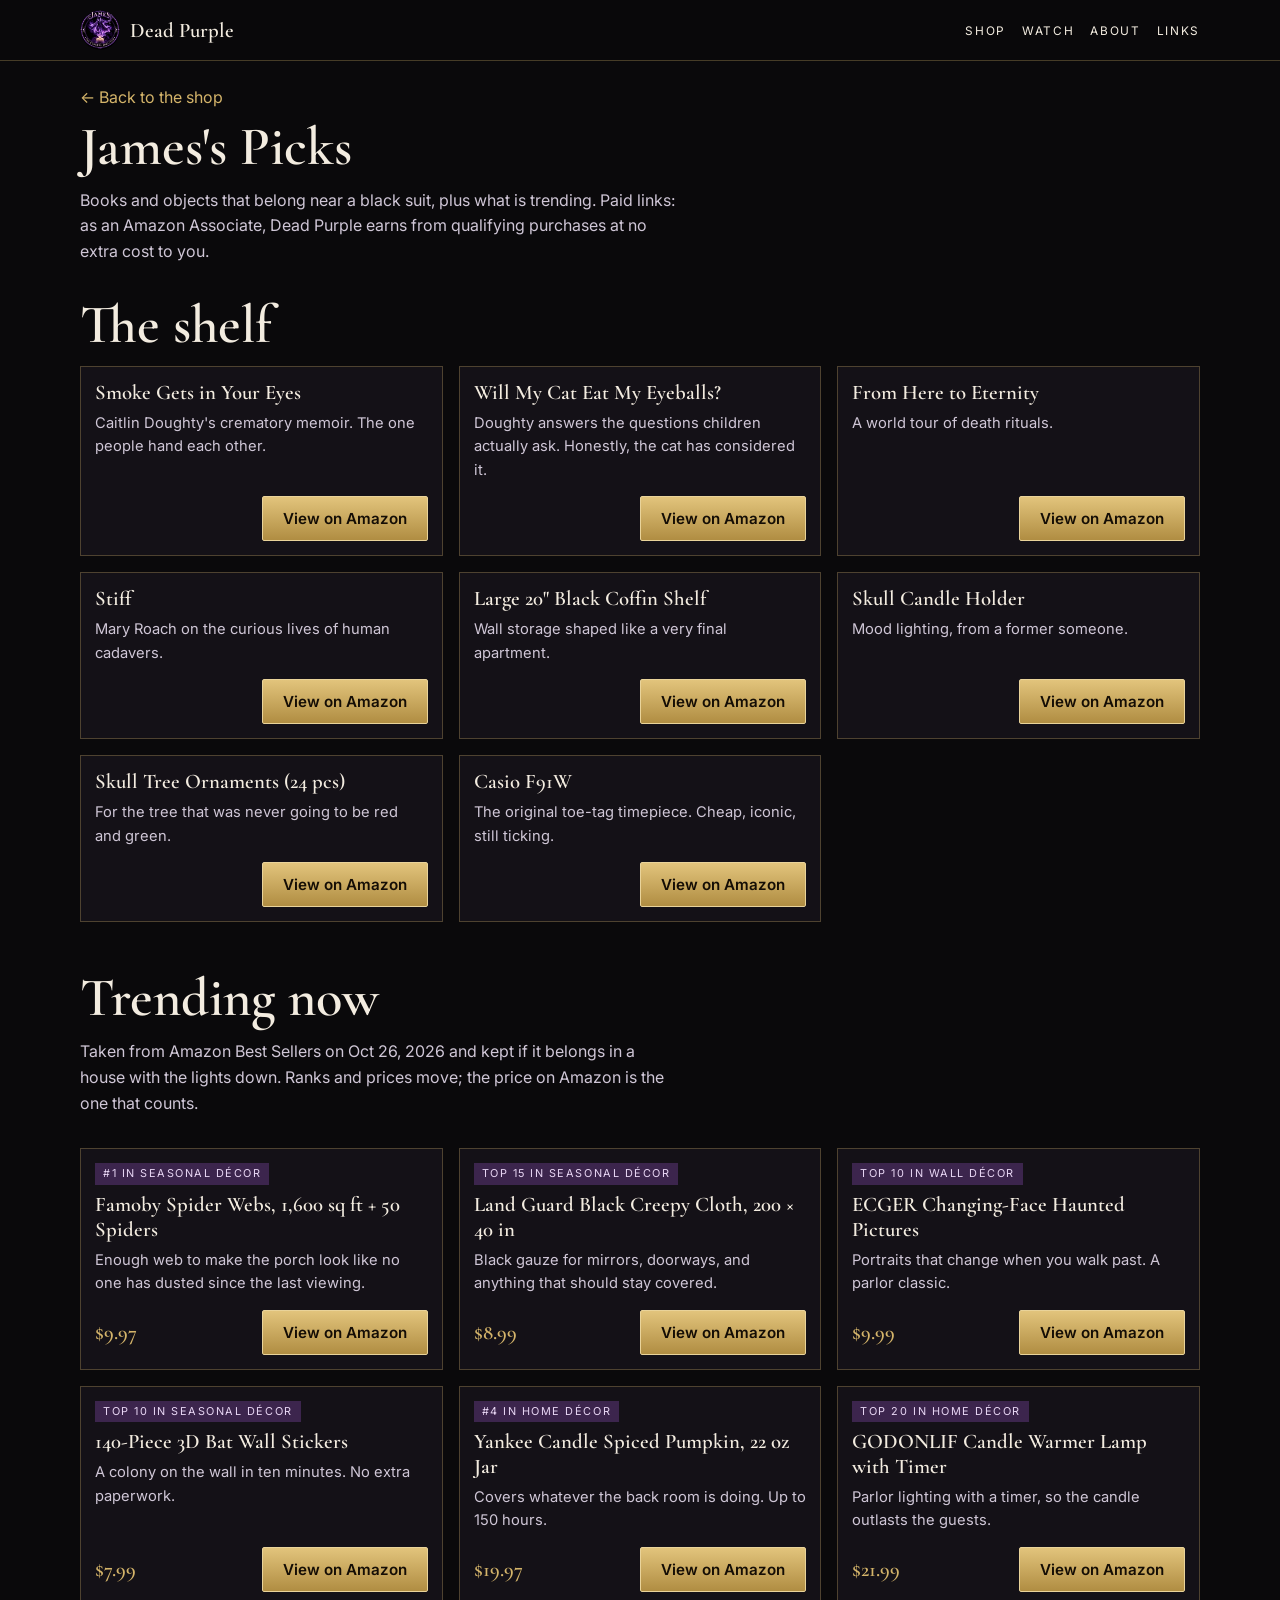
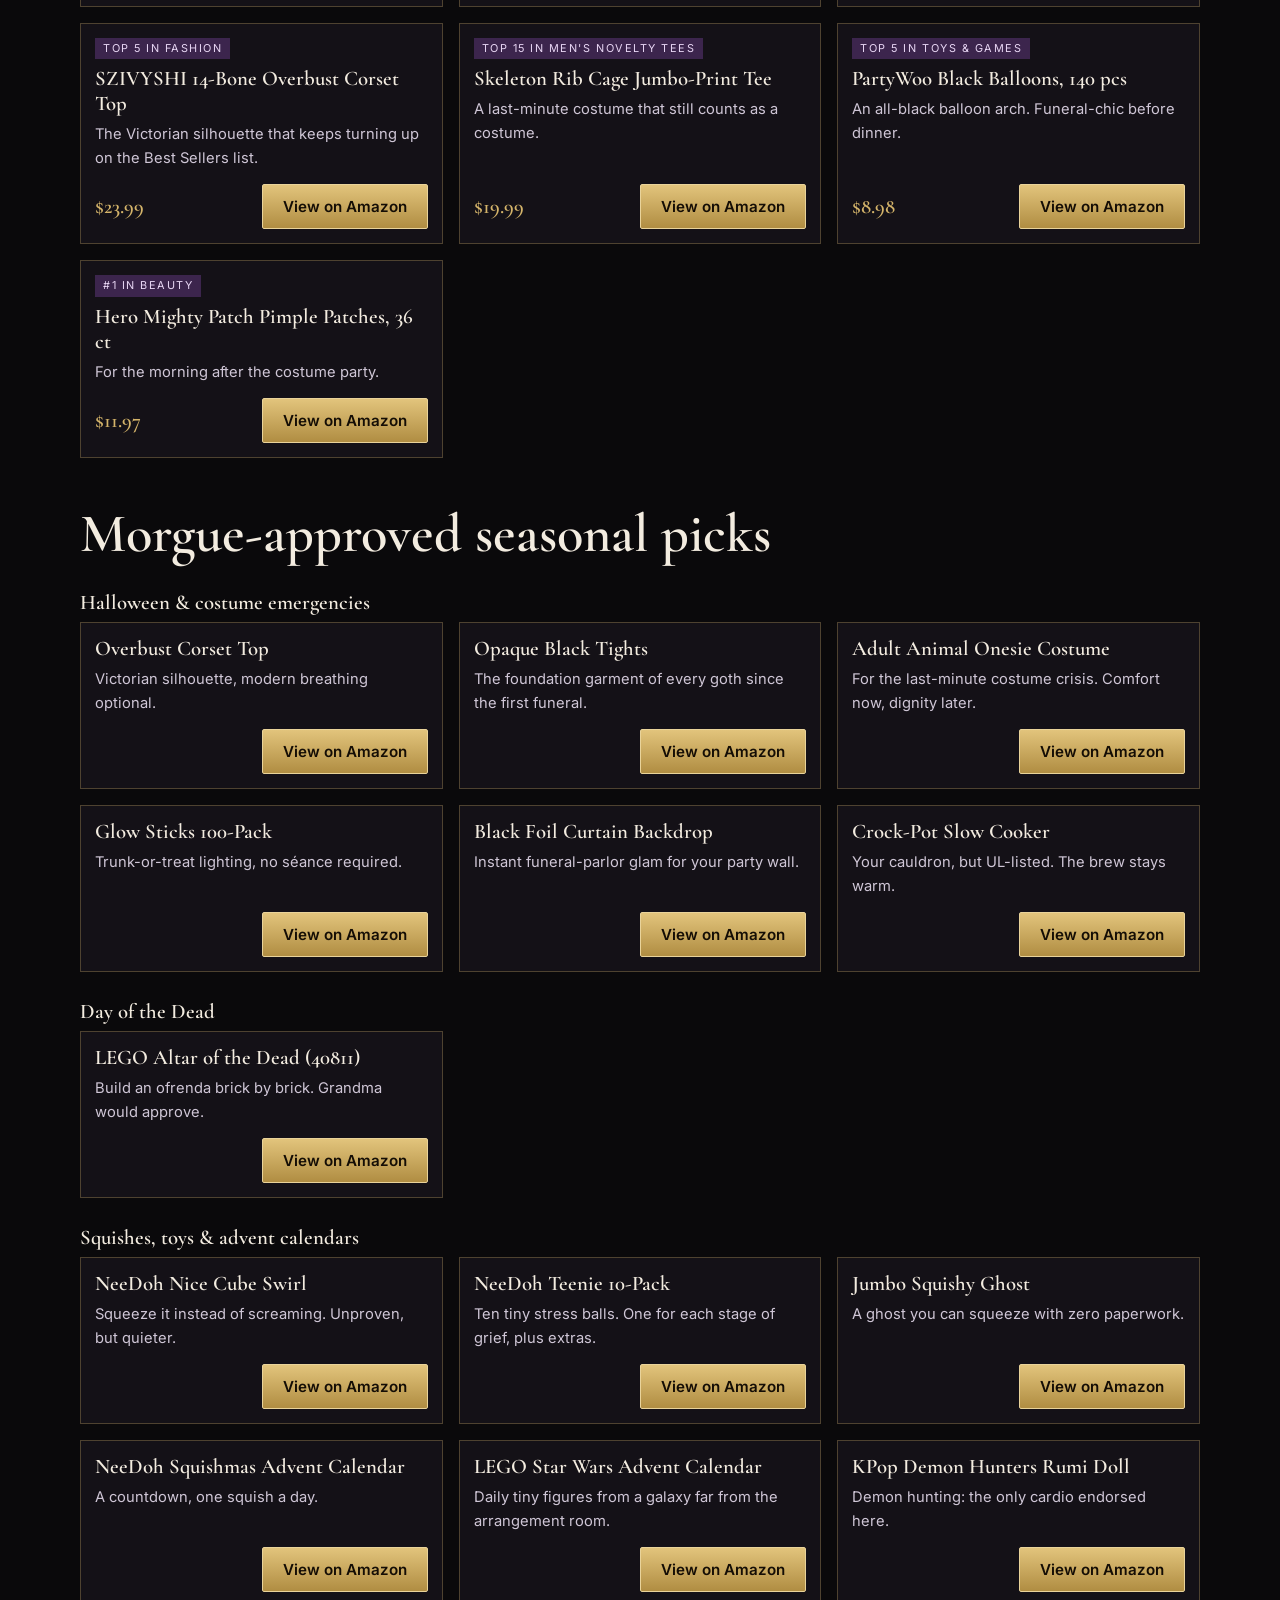
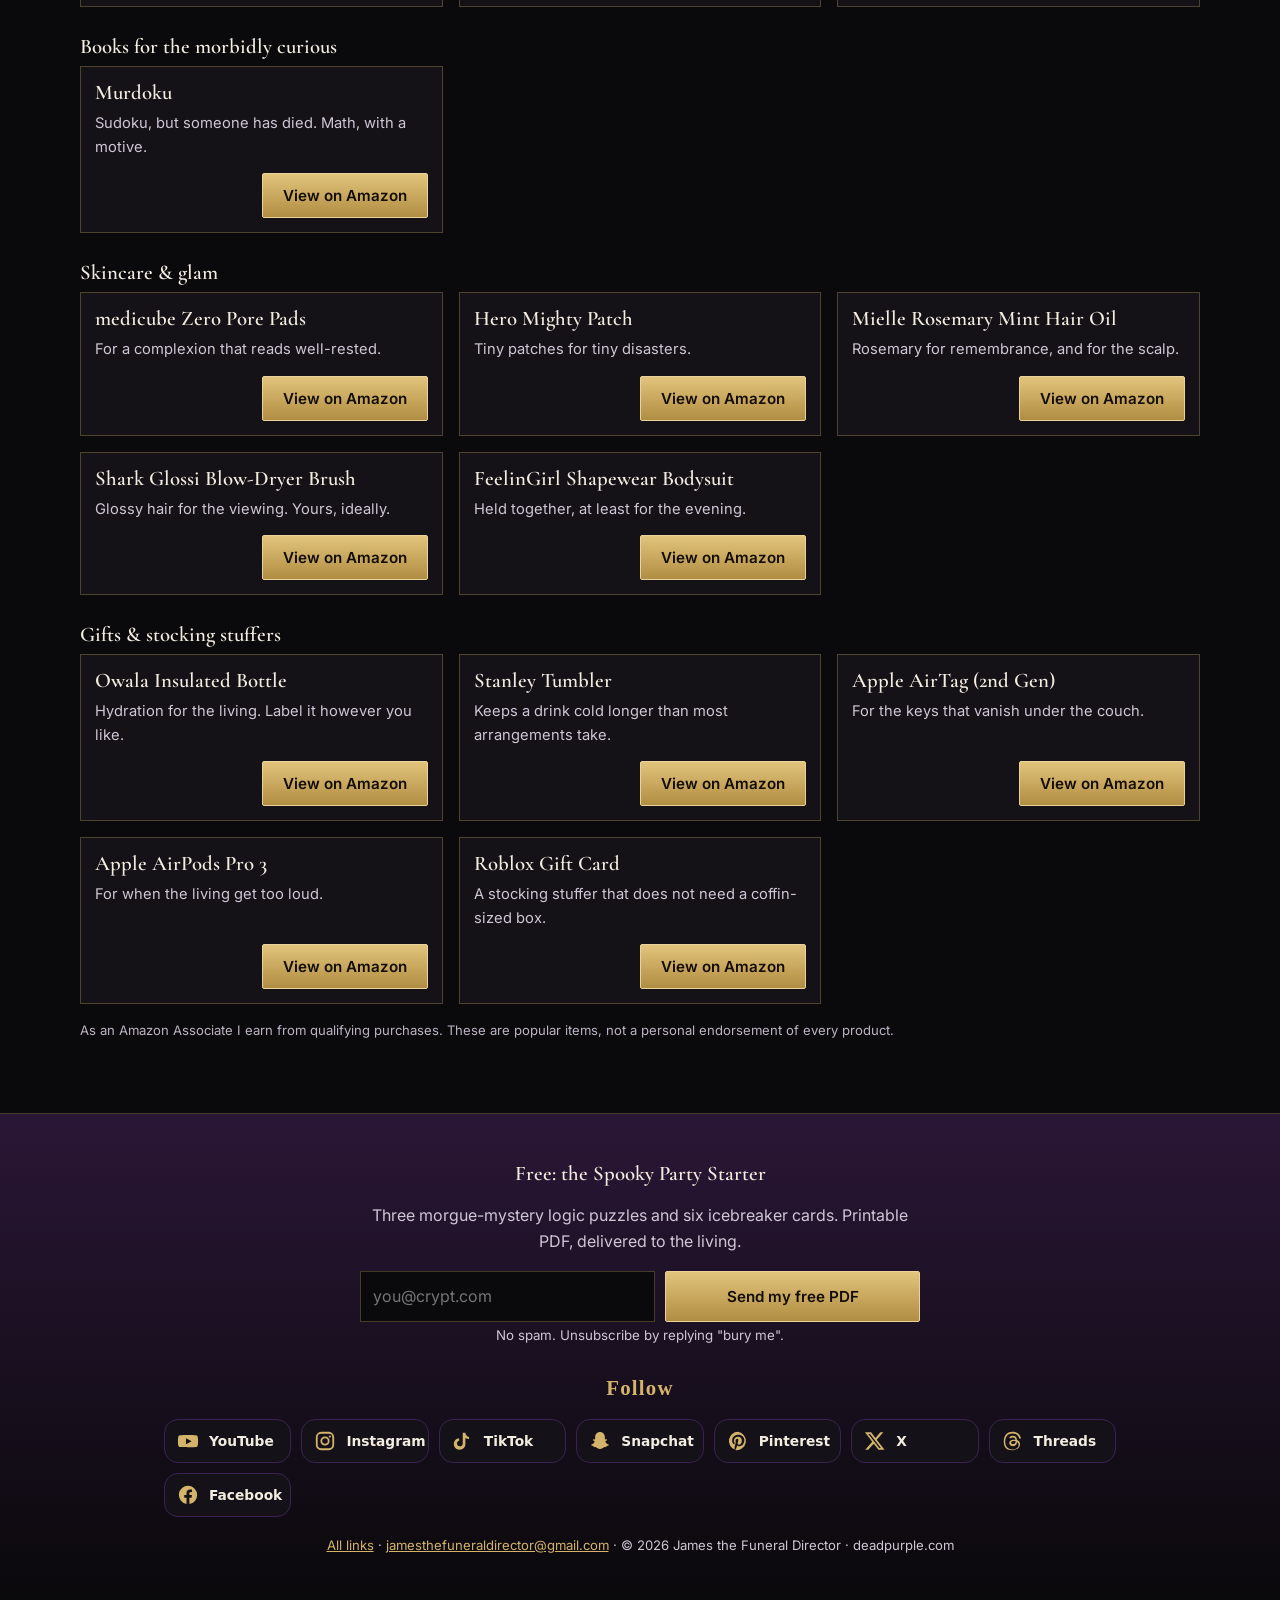
<file: site/picks.html>
<!doctype html>
<html lang="en">
<head>
<meta charset="utf-8">
<meta name="viewport" content="width=device-width,initial-scale=1">
<title>James's Picks | Dead Purple — Funeral Director Book Picks, Goth Decor &amp; Trending Halloween Finds</title>
<meta name="description" content="Books about death, coffin shelves, skull decor and trending Halloween and Gothmas finds picked by James the Funeral Director. Amazon affiliate links.">
<link rel="canonical" href="https://thedeadpurple.github.io/site/picks.html">
<meta property="og:type" content="website">
<meta property="og:url" content="https://thedeadpurple.github.io/site/picks.html">
<meta property="og:title" content="James's Picks | Dead Purple — Funeral Director Book Picks, Goth Decor &amp; Trending Halloween Finds">
<meta property="og:description" content="Books about death, coffin shelves, skull decor and trending Halloween and Gothmas finds picked by James the Funeral Director. Amazon affiliate links.">
<meta property="og:image" content="https://thedeadpurple.github.io/site/video/jtfd-hero-poster.jpg">
<meta property="og:site_name" content="James the Funeral Director">
<meta name="twitter:card" content="summary_large_image">
<meta name="theme-color" content="#0b0a0c">
<link rel="icon" href="favicon.png">
<link rel="apple-touch-icon" href="img/james-crest.png">
<link rel="preconnect" href="https://fonts.googleapis.com">
<link rel="preconnect" href="https://fonts.gstatic.com" crossorigin>
<link href="https://fonts.googleapis.com/css2?family=Cormorant+Garamond:wght@500;600;700&family=Inter:wght@400;500;600&display=swap" rel="stylesheet">
<script type="application/ld+json">
{"@context": "https://schema.org", "@graph": [{"@type": "BreadcrumbList", "itemListElement": [{"@type": "ListItem", "position": 1, "name": "Dead Purple", "item": "https://thedeadpurple.github.io/site/"}, {"@type": "ListItem", "position": 2, "name": "James's Picks", "item": "https://thedeadpurple.github.io/site/picks.html"}]}]}
</script>
<style>
:root{--bg:#0a090b;--ink:#f3ece0;--mute:#cfc6d6;--gold:#d4b46a;--line:rgba(212,180,106,.3);--plum:#2a1636;--s:24px;--d:clamp(2.2rem,6vw,3.4rem);--h:1.3rem}
*{box-sizing:border-box}html{scroll-behavior:smooth;scroll-padding-top:64px}
body{margin:0;background:var(--bg);color:var(--ink);font:400 16px/1.6 Inter,system-ui,sans-serif;overflow-x:hidden}
img{max-width:100%;display:block}a{color:var(--gold)}
.wrap{max-width:1160px;margin:0 auto;padding:0 20px}
h1,h2{font:600 var(--d)/1.05 "Cormorant Garamond",Georgia,serif;margin:0 0 12px}
h3{font:600 var(--h)/1.2 "Cormorant Garamond",Georgia,serif;margin:0 0 6px}
.eyebrow{font-size:.75rem;font-weight:600;letter-spacing:.24em;text-transform:uppercase;color:var(--gold);margin:0 0 8px}
.sub{color:var(--mute);margin:0 0 var(--s);max-width:60ch}
.btn{display:inline-block;background:linear-gradient(180deg,#e2c47c,#b08d42);color:#140d05;font:600 .95rem Inter,sans-serif;text-decoration:none;padding:12px 20px;border:1px solid #e9d39a;border-radius:2px;cursor:pointer;text-align:center}
.btn.alt{background:transparent;color:var(--ink);border-color:var(--gold)}
nav.top{position:sticky;top:0;z-index:50;background:rgba(10,9,11,.92);backdrop-filter:blur(8px);border-bottom:1px solid var(--line)}
.navin{display:flex;align-items:center;justify-content:space-between;height:60px;gap:12px}
.brand{display:flex;align-items:center;gap:10px;text-decoration:none;color:var(--ink);font:600 1.3rem "Cormorant Garamond",serif}
nav.top ul{display:flex;gap:16px;list-style:none;margin:0;padding:0}
nav.top ul a{color:var(--ink);text-decoration:none;font-size:.74rem;letter-spacing:.14em;text-transform:uppercase}
.jtfd-hero{position:relative;min-height:88svh;display:flex;align-items:flex-end;overflow:hidden;background:#000 url(video/jtfd-hero-poster.jpg) center/cover}
.jtfd-hero video{position:absolute;inset:0;width:100%;height:100%;object-fit:cover;object-position:center 20%}
.jtfd-hero:after{content:"";position:absolute;inset:0;background:linear-gradient(0deg,var(--bg) 6%,rgba(10,9,11,.85) 45%,rgba(10,9,11,.2))}
.hero-copy{position:relative;z-index:2;width:100%;max-width:1160px;margin:0 auto;padding:0 20px 56px}
.hero-copy p.tag-line{color:#ece4f0;margin:0 0 20px;font-size:1.05rem}
.ctas{display:grid;grid-template-columns:1fr 1fr;gap:12px;max-width:420px}
section.blk{padding:64px 0 0}
.grid{display:grid;grid-template-columns:repeat(2,1fr);gap:16px}
.grid.one{grid-template-columns:1fr}
.card{display:flex;flex-direction:column;background:#141117;border:1px solid var(--line);min-width:0;text-decoration:none;color:var(--ink)}
.frame{display:block;aspect-ratio:4/3;padding:14px;background:radial-gradient(circle at 50% 40%,#3a2a45,#120d16 75%);border-bottom:1px solid var(--line)}
.frame img{width:100%;height:100%;object-fit:contain}
.frame.vid{padding:0;aspect-ratio:16/9;position:relative;background:#000}.frame.vid img{object-fit:cover}
.play{position:absolute;left:50%;top:50%;width:52px;height:52px;margin:-26px 0 0 -26px;border-radius:50%;background:rgba(10,9,11,.75);border:2px solid var(--gold)}
.play:after{content:"";position:absolute;left:20px;top:14px;border-left:15px solid var(--gold);border-block:10px solid transparent}
.body{padding:14px;display:flex;flex-direction:column;flex:1}
.body p{color:var(--mute);font-size:.92rem;margin:0 0 14px}
.row{margin-top:auto;display:flex;align-items:center;justify-content:space-between;gap:8px;flex-wrap:wrap}
.price{font:600 var(--h) "Cormorant Garamond",serif;color:var(--gold)}
.tag{align-self:flex-start;font-size:.68rem;letter-spacing:.14em;text-transform:uppercase;color:#e9d7f5;background:rgba(109,63,143,.45);padding:2px 8px;margin-bottom:8px}
.center{text-align:center;margin-top:var(--s)}
.tiles{display:grid;grid-template-columns:1fr;gap:16px;margin-top:var(--s)}
.tile .body{padding:18px}.tile em{font-style:normal;color:var(--gold);font-weight:600;margin-top:auto}
.about{display:flex;gap:20px;align-items:center}.about img{width:96px;flex:none}.about p{color:var(--mute);margin:0}
#faq details{border-bottom:1px solid var(--line);padding:12px 0}#faq summary{cursor:pointer;font:600 var(--h) "Cormorant Garamond",serif}#faq p{color:var(--mute);margin:8px 0 0}
.back{display:inline-block;margin:24px 0 8px;text-decoration:none}
.disc{color:#bdb3c6;font-size:.82rem;margin-top:16px}
footer{margin-top:72px;padding:48px 0 32px;border-top:1px solid var(--line);background:linear-gradient(180deg,var(--plum),var(--bg))}
.signup{max-width:560px;margin:0 auto;text-align:center}.signup p,.signup small{color:var(--mute)}
.signup form{display:flex;flex-wrap:wrap;gap:10px;margin-top:12px}
.signup input[type=email]{flex:1 1 200px;min-width:0;padding:12px;background:var(--bg);border:1px solid var(--line);color:var(--ink);font:inherit}
.signup .btn{flex:1 1 160px}
.icons{display:flex;flex-wrap:wrap;justify-content:center;gap:18px;margin:32px 0 16px}.icons svg{width:24px;height:24px;fill:var(--gold)}
.fine{text-align:center;color:var(--mute);font-size:.82rem}
@media(min-width:760px){.grid{grid-template-columns:repeat(3,1fr)}.grid.four{grid-template-columns:repeat(4,1fr)}.tiles{grid-template-columns:repeat(3,1fr)}:root{--s:32px}.ctas{display:flex}.hero-copy{padding-bottom:12vh}.jtfd-hero:after{background:linear-gradient(90deg,rgba(10,9,11,.9),rgba(10,9,11,.3) 70%),linear-gradient(0deg,var(--bg),transparent 35%)}}
@media(max-width:420px){.brand span{display:none}}
@media(prefers-reduced-motion:reduce){.jtfd-hero video{display:none}html{scroll-behavior:auto}}
</style>
<style id="sx-css">.sx{margin:40px auto;max-width:960px;padding:0 4px;text-align:center}.sx h2,.sx h3.sx-t{font-family:Georgia,"Times New Roman",serif;color:#d4b46a;letter-spacing:.06em;margin:0 0 6px}.sx-g{margin:18px 0}.sx-g h4{margin:0 0 10px;font:600 .78rem/1.2 system-ui,-apple-system,sans-serif;text-transform:uppercase;letter-spacing:.16em;color:#b79bd8}.sx-l{list-style:none;margin:0;padding:0;display:grid;grid-template-columns:repeat(auto-fit,minmax(132px,1fr));gap:10px}.sx-l a{display:flex;align-items:center;gap:10px;min-height:48px;padding:10px 14px;border-radius:14px;background:#141118;border:1px solid #3a2352;color:#f3ece0;text-decoration:none;font:600 .95rem system-ui,-apple-system,sans-serif;transition:border-color .2s,background .2s,transform .2s}.sx-l a:hover,.sx-l a:focus-visible{border-color:#d4b46a;background:#1d1424;transform:translateY(-1px)}.sx-l svg{width:22px;height:22px;flex:none;fill:#d4b46a}.sx.sx-f{margin:28px auto 8px}.sx-f .sx-l{grid-template-columns:repeat(auto-fit,minmax(118px,1fr))}.sx-f .sx-l a{font-size:.86rem;min-height:44px;padding:8px 12px}@media(max-width:420px){.sx-l{grid-template-columns:1fr 1fr}}</style></head>
<body>
<nav class="top"><div class="wrap navin">
<a class="brand" href="./"><img src="img/james-crest.png" alt="" width="40" height="40"><span>Dead Purple</span></a>
<ul><li><a href="./#shop">Shop</a></li><li><a href="./#watch">Watch</a></li><li><a href="./#about">About</a></li><li><a href="https://thedeadpurple.github.io/links/">Links</a></li></ul>
</div></nav>
<main class="wrap">
<a class="back" href="./#shop">← Back to the shop</a>
<h1>James's Picks</h1>
<p class="sub">Books and objects that belong near a black suit, plus what is trending. Paid links: as an Amazon Associate, Dead Purple earns from qualifying purchases at no extra cost to you.</p>
<h2>The shelf</h2><div class="grid"><article class="card"><div class="body"><h3>Smoke Gets in Your Eyes</h3><p>Caitlin Doughty's crematory memoir. The one people hand each other.</p><div class="row"><span></span><a class="btn" href="https://www.amazon.com/dp/0393351904?tag=deadpurple06-20" rel="sponsored noopener" target="_blank">View on Amazon</a></div></div></article><article class="card"><div class="body"><h3>Will My Cat Eat My Eyeballs?</h3><p>Doughty answers the questions children actually ask. Honestly, the cat has considered it.</p><div class="row"><span></span><a class="btn" href="https://www.amazon.com/dp/0393358496?tag=deadpurple06-20" rel="sponsored noopener" target="_blank">View on Amazon</a></div></div></article><article class="card"><div class="body"><h3>From Here to Eternity</h3><p>A world tour of death rituals.</p><div class="row"><span></span><a class="btn" href="https://www.amazon.com/dp/0393356280?tag=deadpurple06-20" rel="sponsored noopener" target="_blank">View on Amazon</a></div></div></article><article class="card"><div class="body"><h3>Stiff</h3><p>Mary Roach on the curious lives of human cadavers.</p><div class="row"><span></span><a class="btn" href="https://www.amazon.com/dp/0393881725?tag=deadpurple06-20" rel="sponsored noopener" target="_blank">View on Amazon</a></div></div></article><article class="card"><div class="body"><h3>Large 20" Black Coffin Shelf</h3><p>Wall storage shaped like a very final apartment.</p><div class="row"><span></span><a class="btn" href="https://www.amazon.com/dp/B0BQRXNHVL?tag=deadpurple06-20" rel="sponsored noopener" target="_blank">View on Amazon</a></div></div></article><article class="card"><div class="body"><h3>Skull Candle Holder</h3><p>Mood lighting, from a former someone.</p><div class="row"><span></span><a class="btn" href="https://www.amazon.com/dp/B099K8RQDN?tag=deadpurple06-20" rel="sponsored noopener" target="_blank">View on Amazon</a></div></div></article><article class="card"><div class="body"><h3>Skull Tree Ornaments (24 pcs)</h3><p>For the tree that was never going to be red and green.</p><div class="row"><span></span><a class="btn" href="https://www.amazon.com/dp/B0C5RG6L7L?tag=deadpurple06-20" rel="sponsored noopener" target="_blank">View on Amazon</a></div></div></article><article class="card"><div class="body"><h3>Casio F91W</h3><p>The original toe-tag timepiece. Cheap, iconic, still ticking.</p><div class="row"><span></span><a class="btn" href="https://www.amazon.com/dp/B000GAWSDG?tag=deadpurple06-20" rel="sponsored noopener" target="_blank">View on Amazon</a></div></div></article></div><h2 style="margin-top:48px">Trending now</h2><p class="sub">Taken from Amazon Best Sellers on Oct 26, 2026 and kept if it belongs in a house with the lights down. Ranks and prices move; the price on Amazon is the one that counts.</p><div class="grid"><article class="card"><div class="body"><span class="tag">#1 in Seasonal Décor</span><h3>Famoby Spider Webs, 1,600 sq ft + 50 Spiders</h3><p>Enough web to make the porch look like no one has dusted since the last viewing.</p><div class="row"><span class="price">$9.97</span><a class="btn" href="https://www.amazon.com/dp/B01LWKRXQ3?tag=deadpurple06-20" rel="sponsored noopener" target="_blank">View on Amazon</a></div></div></article><article class="card"><div class="body"><span class="tag">Top 15 in Seasonal Décor</span><h3>Land Guard Black Creepy Cloth, 200 × 40 in</h3><p>Black gauze for mirrors, doorways, and anything that should stay covered.</p><div class="row"><span class="price">$8.99</span><a class="btn" href="https://www.amazon.com/dp/B0F6TTPC1C?tag=deadpurple06-20" rel="sponsored noopener" target="_blank">View on Amazon</a></div></div></article><article class="card"><div class="body"><span class="tag">Top 10 in Wall Décor</span><h3>ECGER Changing-Face Haunted Pictures</h3><p>Portraits that change when you walk past. A parlor classic.</p><div class="row"><span class="price">$9.99</span><a class="btn" href="https://www.amazon.com/dp/B0B5T9T1DY?tag=deadpurple06-20" rel="sponsored noopener" target="_blank">View on Amazon</a></div></div></article><article class="card"><div class="body"><span class="tag">Top 10 in Seasonal Décor</span><h3>140-Piece 3D Bat Wall Stickers</h3><p>A colony on the wall in ten minutes. No extra paperwork.</p><div class="row"><span class="price">$7.99</span><a class="btn" href="https://www.amazon.com/dp/B0H2Z46GTJ?tag=deadpurple06-20" rel="sponsored noopener" target="_blank">View on Amazon</a></div></div></article><article class="card"><div class="body"><span class="tag">#4 in Home Décor</span><h3>Yankee Candle Spiced Pumpkin, 22 oz Jar</h3><p>Covers whatever the back room is doing. Up to 150 hours.</p><div class="row"><span class="price">$19.97</span><a class="btn" href="https://www.amazon.com/dp/B0F3DRTCB2?tag=deadpurple06-20" rel="sponsored noopener" target="_blank">View on Amazon</a></div></div></article><article class="card"><div class="body"><span class="tag">Top 20 in Home Décor</span><h3>GODONLIF Candle Warmer Lamp with Timer</h3><p>Parlor lighting with a timer, so the candle outlasts the guests.</p><div class="row"><span class="price">$21.99</span><a class="btn" href="https://www.amazon.com/dp/B0CTJGJL2T?tag=deadpurple06-20" rel="sponsored noopener" target="_blank">View on Amazon</a></div></div></article><article class="card"><div class="body"><span class="tag">Top 5 in Fashion</span><h3>SZIVYSHI 14-Bone Overbust Corset Top</h3><p>The Victorian silhouette that keeps turning up on the Best Sellers list.</p><div class="row"><span class="price">$23.99</span><a class="btn" href="https://www.amazon.com/dp/B09W4S2ZX7?tag=deadpurple06-20" rel="sponsored noopener" target="_blank">View on Amazon</a></div></div></article><article class="card"><div class="body"><span class="tag">Top 15 in Men's Novelty Tees</span><h3>Skeleton Rib Cage Jumbo-Print Tee</h3><p>A last-minute costume that still counts as a costume.</p><div class="row"><span class="price">$19.99</span><a class="btn" href="https://www.amazon.com/dp/B00NUDDCWW?tag=deadpurple06-20" rel="sponsored noopener" target="_blank">View on Amazon</a></div></div></article><article class="card"><div class="body"><span class="tag">Top 5 in Toys &amp; Games</span><h3>PartyWoo Black Balloons, 140 pcs</h3><p>An all-black balloon arch. Funeral-chic before dinner.</p><div class="row"><span class="price">$8.98</span><a class="btn" href="https://www.amazon.com/dp/B0BDQLJMFV?tag=deadpurple06-20" rel="sponsored noopener" target="_blank">View on Amazon</a></div></div></article><article class="card"><div class="body"><span class="tag">#1 in Beauty</span><h3>Hero Mighty Patch Pimple Patches, 36 ct</h3><p>For the morning after the costume party.</p><div class="row"><span class="price">$11.97</span><a class="btn" href="https://www.amazon.com/dp/B074PVTPBW?tag=deadpurple06-20" rel="sponsored noopener" target="_blank">View on Amazon</a></div></div></article></div><h2 style="margin-top:48px">Morgue-approved seasonal picks</h2><h3 style="margin-top:28px">Halloween &amp; costume emergencies</h3><div class="grid">
<article class="card"><div class="body"><h3>Overbust Corset Top</h3><p>Victorian silhouette, modern breathing optional.</p><div class="row"><span></span><a class="btn" href="https://www.amazon.com/dp/B00HB6MCSO?tag=deadpurple06-20" rel="sponsored noopener" target="_blank">View on Amazon</a></div></div></article>
<article class="card"><div class="body"><h3>Opaque Black Tights</h3><p>The foundation garment of every goth since the first funeral.</p><div class="row"><span></span><a class="btn" href="https://www.amazon.com/dp/B07ZTD3JZH?tag=deadpurple06-20" rel="sponsored noopener" target="_blank">View on Amazon</a></div></div></article>
<article class="card"><div class="body"><h3>Adult Animal Onesie Costume</h3><p>For the last-minute costume crisis. Comfort now, dignity later.</p><div class="row"><span></span><a class="btn" href="https://www.amazon.com/dp/B097ZKJ1CT?tag=deadpurple06-20" rel="sponsored noopener" target="_blank">View on Amazon</a></div></div></article>
<article class="card"><div class="body"><h3>Glow Sticks 100-Pack</h3><p>Trunk-or-treat lighting, no séance required.</p><div class="row"><span></span><a class="btn" href="https://www.amazon.com/dp/B00N1QPNMA?tag=deadpurple06-20" rel="sponsored noopener" target="_blank">View on Amazon</a></div></div></article>
<article class="card"><div class="body"><h3>Black Foil Curtain Backdrop</h3><p>Instant funeral-parlor glam for your party wall.</p><div class="row"><span></span><a class="btn" href="https://www.amazon.com/dp/B0DLNKN7Q1?tag=deadpurple06-20" rel="sponsored noopener" target="_blank">View on Amazon</a></div></div></article>
<article class="card"><div class="body"><h3>Crock-Pot Slow Cooker</h3><p>Your cauldron, but UL-listed. The brew stays warm.</p><div class="row"><span></span><a class="btn" href="https://www.amazon.com/dp/B003OAJGJO?tag=deadpurple06-20" rel="sponsored noopener" target="_blank">View on Amazon</a></div></div></article>
</div>
<h3 style="margin-top:28px">Day of the Dead</h3><div class="grid">
<article class="card"><div class="body"><h3>LEGO Altar of the Dead (40811)</h3><p>Build an ofrenda brick by brick. Grandma would approve.</p><div class="row"><span></span><a class="btn" href="https://www.amazon.com/dp/B0FMPN7YP1?tag=deadpurple06-20" rel="sponsored noopener" target="_blank">View on Amazon</a></div></div></article>
</div>
<h3 style="margin-top:28px">Squishes, toys &amp; advent calendars</h3><div class="grid">
<article class="card"><div class="body"><h3>NeeDoh Nice Cube Swirl</h3><p>Squeeze it instead of screaming. Unproven, but quieter.</p><div class="row"><span></span><a class="btn" href="https://www.amazon.com/dp/B0DV4BD3H2?tag=deadpurple06-20" rel="sponsored noopener" target="_blank">View on Amazon</a></div></div></article>
<article class="card"><div class="body"><h3>NeeDoh Teenie 10-Pack</h3><p>Ten tiny stress balls. One for each stage of grief, plus extras.</p><div class="row"><span></span><a class="btn" href="https://www.amazon.com/dp/B0DXRKN7KY?tag=deadpurple06-20" rel="sponsored noopener" target="_blank">View on Amazon</a></div></div></article>
<article class="card"><div class="body"><h3>Jumbo Squishy Ghost</h3><p>A ghost you can squeeze with zero paperwork.</p><div class="row"><span></span><a class="btn" href="https://www.amazon.com/dp/B0H1NPP4LK?tag=deadpurple06-20" rel="sponsored noopener" target="_blank">View on Amazon</a></div></div></article>
<article class="card"><div class="body"><h3>NeeDoh Squishmas Advent Calendar</h3><p>A countdown, one squish a day.</p><div class="row"><span></span><a class="btn" href="https://www.amazon.com/dp/B0GPY41JGK?tag=deadpurple06-20" rel="sponsored noopener" target="_blank">View on Amazon</a></div></div></article>
<article class="card"><div class="body"><h3>LEGO Star Wars Advent Calendar</h3><p>Daily tiny figures from a galaxy far from the arrangement room.</p><div class="row"><span></span><a class="btn" href="https://www.amazon.com/dp/B0G5QKD8ZS?tag=deadpurple06-20" rel="sponsored noopener" target="_blank">View on Amazon</a></div></div></article>
<article class="card"><div class="body"><h3>KPop Demon Hunters Rumi Doll</h3><p>Demon hunting: the only cardio endorsed here.</p><div class="row"><span></span><a class="btn" href="https://www.amazon.com/dp/B0GCBV5MZT?tag=deadpurple06-20" rel="sponsored noopener" target="_blank">View on Amazon</a></div></div></article>
</div>
<h3 style="margin-top:28px">Books for the morbidly curious</h3><div class="grid">
<article class="card"><div class="body"><h3>Murdoku</h3><p>Sudoku, but someone has died. Math, with a motive.</p><div class="row"><span></span><a class="btn" href="https://www.amazon.com/dp/1454961791?tag=deadpurple06-20" rel="sponsored noopener" target="_blank">View on Amazon</a></div></div></article>
</div>
<h3 style="margin-top:28px">Skincare &amp; glam</h3><div class="grid">
<article class="card"><div class="body"><h3>medicube Zero Pore Pads</h3><p>For a complexion that reads well-rested.</p><div class="row"><span></span><a class="btn" href="https://www.amazon.com/dp/B09V7Z4TJG?tag=deadpurple06-20" rel="sponsored noopener" target="_blank">View on Amazon</a></div></div></article>
<article class="card"><div class="body"><h3>Hero Mighty Patch</h3><p>Tiny patches for tiny disasters.</p><div class="row"><span></span><a class="btn" href="https://www.amazon.com/dp/B074PVTPBW?tag=deadpurple06-20" rel="sponsored noopener" target="_blank">View on Amazon</a></div></div></article>
<article class="card"><div class="body"><h3>Mielle Rosemary Mint Hair Oil</h3><p>Rosemary for remembrance, and for the scalp.</p><div class="row"><span></span><a class="btn" href="https://www.amazon.com/dp/B07N7PK9QK?tag=deadpurple06-20" rel="sponsored noopener" target="_blank">View on Amazon</a></div></div></article>
<article class="card"><div class="body"><h3>Shark Glossi Blow-Dryer Brush</h3><p>Glossy hair for the viewing. Yours, ideally.</p><div class="row"><span></span><a class="btn" href="https://www.amazon.com/dp/B0G88PBV7P?tag=deadpurple06-20" rel="sponsored noopener" target="_blank">View on Amazon</a></div></div></article>
<article class="card"><div class="body"><h3>FeelinGirl Shapewear Bodysuit</h3><p>Held together, at least for the evening.</p><div class="row"><span></span><a class="btn" href="https://www.amazon.com/dp/B0DFC37RSR?tag=deadpurple06-20" rel="sponsored noopener" target="_blank">View on Amazon</a></div></div></article>
</div>
<h3 style="margin-top:28px">Gifts &amp; stocking stuffers</h3><div class="grid">
<article class="card"><div class="body"><h3>Owala Insulated Bottle</h3><p>Hydration for the living. Label it however you like.</p><div class="row"><span></span><a class="btn" href="https://www.amazon.com/dp/B0BZYCJK89?tag=deadpurple06-20" rel="sponsored noopener" target="_blank">View on Amazon</a></div></div></article>
<article class="card"><div class="body"><h3>Stanley Tumbler</h3><p>Keeps a drink cold longer than most arrangements take.</p><div class="row"><span></span><a class="btn" href="https://www.amazon.com/dp/B0CRMP3RQT?tag=deadpurple06-20" rel="sponsored noopener" target="_blank">View on Amazon</a></div></div></article>
<article class="card"><div class="body"><h3>Apple AirTag (2nd Gen)</h3><p>For the keys that vanish under the couch.</p><div class="row"><span></span><a class="btn" href="https://www.amazon.com/dp/B0GJTFXNRX?tag=deadpurple06-20" rel="sponsored noopener" target="_blank">View on Amazon</a></div></div></article>
<article class="card"><div class="body"><h3>Apple AirPods Pro 3</h3><p>For when the living get too loud.</p><div class="row"><span></span><a class="btn" href="https://www.amazon.com/dp/B0FQFB8FMG?tag=deadpurple06-20" rel="sponsored noopener" target="_blank">View on Amazon</a></div></div></article>
<article class="card"><div class="body"><h3>Roblox Gift Card</h3><p>A stocking stuffer that does not need a coffin-sized box.</p><div class="row"><span></span><a class="btn" href="https://www.amazon.com/dp/B07RZ74VLR?tag=deadpurple06-20" rel="sponsored noopener" target="_blank">View on Amazon</a></div></div></article>
</div>
<p class="disc">As an Amazon Associate I earn from qualifying purchases. These are popular items, not a personal endorsement of every product.</p>
</main>
<footer><div class="wrap">
<div class="signup" id="free"><h3>Free: the Spooky Party Starter</h3><p>Three morgue-mystery logic puzzles and six icebreaker cards. Printable PDF, delivered to the living.</p>
<form action="https://formsubmit.co/jamesthefuneraldirector@gmail.com" method="POST">
<input type="email" name="email" required placeholder="you@crypt.com" aria-label="Email address">
<input type="hidden" name="_subject" value="New Dead Purple subscriber">
<input type="hidden" name="_next" value="https://thedeadpurple.github.io/site/free/thanks.html">
<input type="hidden" name="_captcha" value="false">
<input type="hidden" name="_template" value="table">
<input type="text" name="_honey" style="display:none" tabindex="-1" autocomplete="off">
<button class="btn" type="submit">Send my free PDF</button>
</form><small>No spam. Unsubscribe by replying "bury me".</small></div>
<section class="sx sx-f" aria-label="Follow"><h3 class="sx-t">Follow</h3><div class="sx-g"><ul class="sx-l"><li><a href="https://www.youtube.com/@jamesthefuneraldirector2954" target="_blank" rel="noopener" aria-label="YouTube (James the Funeral Director)"><svg viewBox="0 0 24 24" aria-hidden="true"><path d="M23 12.2s0-3.2-.4-4.6c-.2-.9-.9-1.6-1.8-1.8C19.2 5.4 12 5.4 12 5.4s-7.2 0-8.8.4c-.9.2-1.6.9-1.8 1.8C1 9 1 12.2 1 12.2s0 3.2.4 4.6c.2.9.9 1.6 1.8 1.8 1.6.4 8.8.4 8.8.4s7.2 0 8.8-.4c.9-.2 1.6-.9 1.8-1.8.4-1.4.4-4.6.4-4.6zM9.8 15.5v-6.6l6.2 3.3-6.2 3.3z"/></svg><span>YouTube</span></a></li><li><a href="https://www.instagram.com/james_the_funeral_director/" target="_blank" rel="noopener" aria-label="Instagram (James the Funeral Director)"><svg viewBox="0 0 24 24" aria-hidden="true"><path d="M7.8 2h8.4A5.8 5.8 0 0 1 22 7.8v8.4a5.8 5.8 0 0 1-5.8 5.8H7.8A5.8 5.8 0 0 1 2 16.2V7.8A5.8 5.8 0 0 1 7.8 2zm0 2A3.8 3.8 0 0 0 4 7.8v8.4A3.8 3.8 0 0 0 7.8 20h8.4a3.8 3.8 0 0 0 3.8-3.8V7.8A3.8 3.8 0 0 0 16.2 4H7.8zM12 7a5 5 0 1 1 0 10 5 5 0 0 1 0-10zm0 2a3 3 0 1 0 0 6 3 3 0 0 0 0-6zm5.3-3.1a1.2 1.2 0 1 1 0 2.4 1.2 1.2 0 0 1 0-2.4z"/></svg><span>Instagram</span></a></li><li><a href="https://www.tiktok.com/@funeraldirectorjames" target="_blank" rel="noopener" aria-label="TikTok (James the Funeral Director)"><svg viewBox="0 0 24 24" aria-hidden="true"><path d="M14.5 3c.4 2.4 1.8 4.1 4.1 4.5v2.4c-1.4 0-2.7-.4-4-1.2v6.6c0 3.4-2.6 6.2-6.3 6.2S2 18.7 2 15.3c0-3.3 2.5-5.9 5.8-6.2v2.6c-1.4.3-2.4 1.5-2.4 3 0 1.7 1.4 3.1 3.2 3.1s3.1-1.4 3.1-3.2V3h2.8z"/></svg><span>TikTok</span></a></li><li><a href="https://www.snapchat.com/add/funeraldirjames" target="_blank" rel="noopener" aria-label="Snapchat (James the Funeral Director)"><svg viewBox="0 0 24 24" aria-hidden="true"><path d="M12 2.2c3.1 0 5.3 2.4 5.3 5.4v2.6c.5.2 1.2-.3 1.7-.2.6.1.9.6.6 1.1-.4.6-1.7.8-2 1.3.6 1.6 1.9 3 3.7 3.5.4.1.5.5.2.8-.6.5-1.7.6-2.3.8-.2.4-.1 1-.5 1.2-.6.2-1.4-.2-2.3 0-1.2.3-2 1.9-4.4 1.9s-3.2-1.6-4.4-1.9c-.9-.2-1.7.2-2.3 0-.4-.2-.3-.8-.5-1.2-.6-.2-1.7-.3-2.3-.8-.3-.3-.2-.7.2-.8 1.8-.5 3.1-1.9 3.7-3.5-.3-.5-1.6-.7-2-1.3-.3-.5 0-1 .6-1.1.5-.1 1.2.4 1.7.2V7.6c0-3 2.2-5.4 5.3-5.4z"/></svg><span>Snapchat</span></a></li><li><a href="https://www.pinterest.com/jamesthefuneraldirector/" target="_blank" rel="noopener" aria-label="Pinterest (James the Funeral Director)"><svg viewBox="0 0 24 24" aria-hidden="true"><path d="M12 2a10 10 0 0 0-3.6 19.3c-.1-.8-.2-2 0-2.9l1.2-5s-.3-.6-.3-1.5c0-1.4.8-2.4 1.8-2.4.9 0 1.3.6 1.3 1.4 0 .9-.5 2.1-.8 3.3-.2 1 .5 1.8 1.5 1.8 1.8 0 3.1-1.9 3.1-4.6 0-2.4-1.7-4.1-4.2-4.1-2.9 0-4.5 2.1-4.5 4.4 0 .9.3 1.8.8 2.3.1.1.1.2.1.3l-.3 1.2c0 .2-.2.2-.4.1-1.3-.6-2.1-2.5-2.1-4 0-3.3 2.4-6.3 6.9-6.3 3.6 0 6.4 2.6 6.4 6 0 3.6-2.3 6.5-5.4 6.5-1.1 0-2.1-.6-2.4-1.2l-.7 2.5c-.2.9-.9 2.1-1.3 2.8A10 10 0 1 0 12 2z"/></svg><span>Pinterest</span></a></li><li><a href="https://x.com/JamesTheFD" target="_blank" rel="noopener" aria-label="X (James the Funeral Director)"><svg viewBox="0 0 24 24" aria-hidden="true"><path d="M17.8 2.5h3.3l-7.2 8.2 8.5 10.8h-6.6l-5.2-6.6-6 6.6H1.3l7.7-8.8L1 2.5h6.8l4.7 6.1 5.3-6.1zm-1.2 17.1h1.8L6.6 4.3H4.7l11.9 15.3z"/></svg><span>X</span></a></li><li><a href="https://www.threads.net/@james_the_funeral_director" target="_blank" rel="noopener" aria-label="Threads (James the Funeral Director)"><svg viewBox="0 0 24 24" aria-hidden="true"><path d="M16.7 11.2c-.1 0-.2-.1-.3-.1-.2-3-1.8-4.7-4.6-4.7-1.7 0-3.1.7-3.9 2l1.5 1c.6-.9 1.6-1.1 2.4-1.1 1 0 1.7.3 2.2.8.3.4.6.9.7 1.6-.8-.1-1.7-.2-2.6-.1-2.6.2-4.3 1.7-4.2 3.8.1 1.1.6 2 1.5 2.6.8.5 1.8.7 2.8.7 1.4-.1 2.5-.6 3.2-1.6.6-.7.9-1.7 1-2.9.7.4 1.2.9 1.4 1.6.5 1.1.5 3-1 4.5-1.3 1.3-3 1.9-5.4 1.9-2.7 0-4.7-.9-6-2.6C4.2 17 3.6 15 3.5 12.5c.1-2.5.7-4.5 1.9-6 1.3-1.7 3.3-2.5 6-2.6 2.7 0 4.8.9 6.1 2.6.7.8 1.1 1.9 1.5 3.1l1.8-.5c-.4-1.5-1-2.8-1.9-3.9C17.2 3 14.7 2 11.5 2 8.2 2 5.8 3.1 4.1 5.2 2.7 7 2 9.6 1.9 12.5c.1 2.9.8 5.4 2.2 7.2C5.8 21.9 8.3 22 11.5 22c2.8 0 4.8-.8 6.4-2.4 2.1-2.1 2.1-4.7 1.4-6.3-.5-1.1-1.4-1.9-2.6-2.4zm-4.4 4.2c-1.1.1-2.3-.4-2.3-1.5 0-.8.6-1.7 2.4-1.8h.7c.6 0 1.2.1 1.8.2-.2 2.5-1.4 3-2.6 3.1z"/></svg><span>Threads</span></a></li><li><a href="https://www.facebook.com/profile.php?id=61595655552629" target="_blank" rel="noopener" aria-label="Facebook (James the Funeral Director)"><svg viewBox="0 0 24 24" aria-hidden="true"><path d="M22 12a10 10 0 1 0-11.6 9.9v-7H7.9V12h2.5V9.8c0-2.5 1.5-3.9 3.8-3.9 1.1 0 2.2.2 2.2.2v2.5h-1.3c-1.2 0-1.6.8-1.6 1.6V12h2.8l-.4 2.9h-2.4v7A10 10 0 0 0 22 12z"/></svg><span>Facebook</span></a></li></ul></div></section>
<p class="fine"><a href="https://thedeadpurple.github.io/links/">All links</a> · <a href="mailto:jamesthefuneraldirector@gmail.com">jamesthefuneraldirector@gmail.com</a> · © 2026 James the Funeral Director · deadpurple.com</p>
</div></footer>
</body>
</html>
</file>
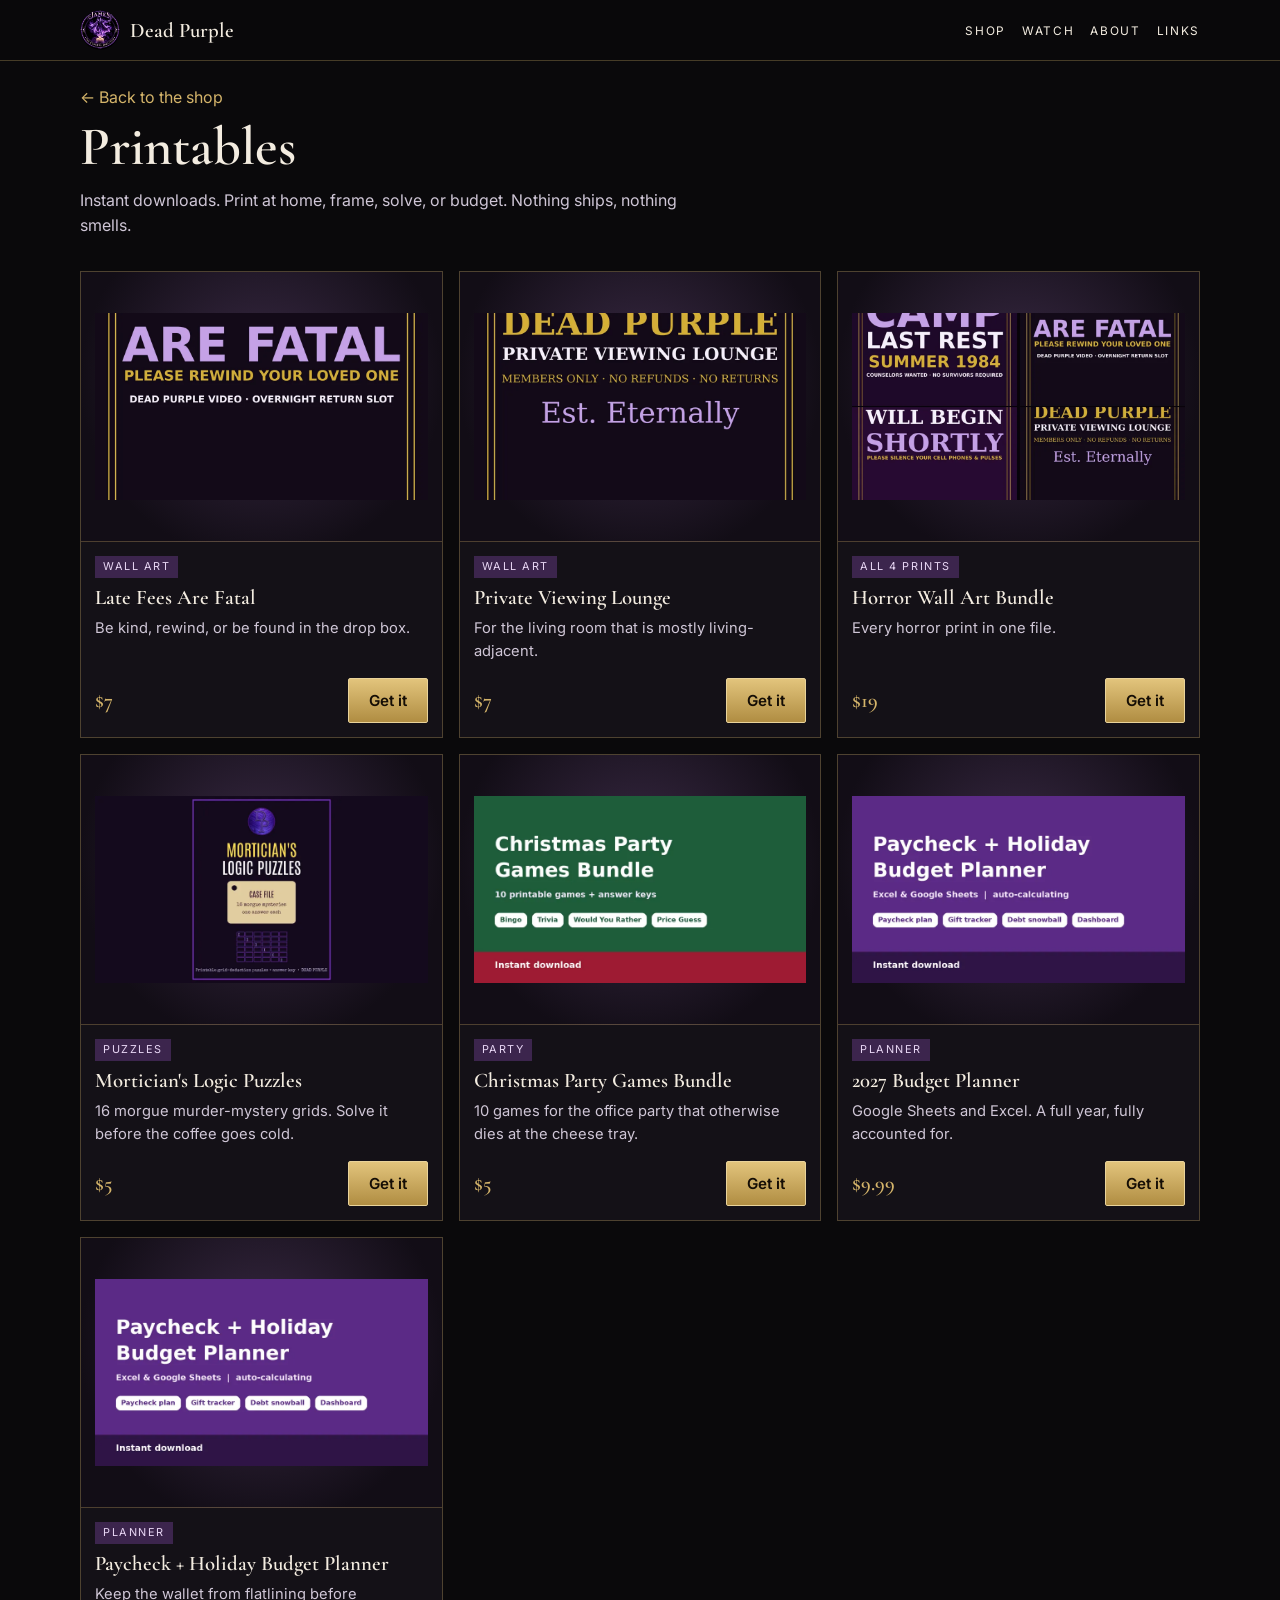
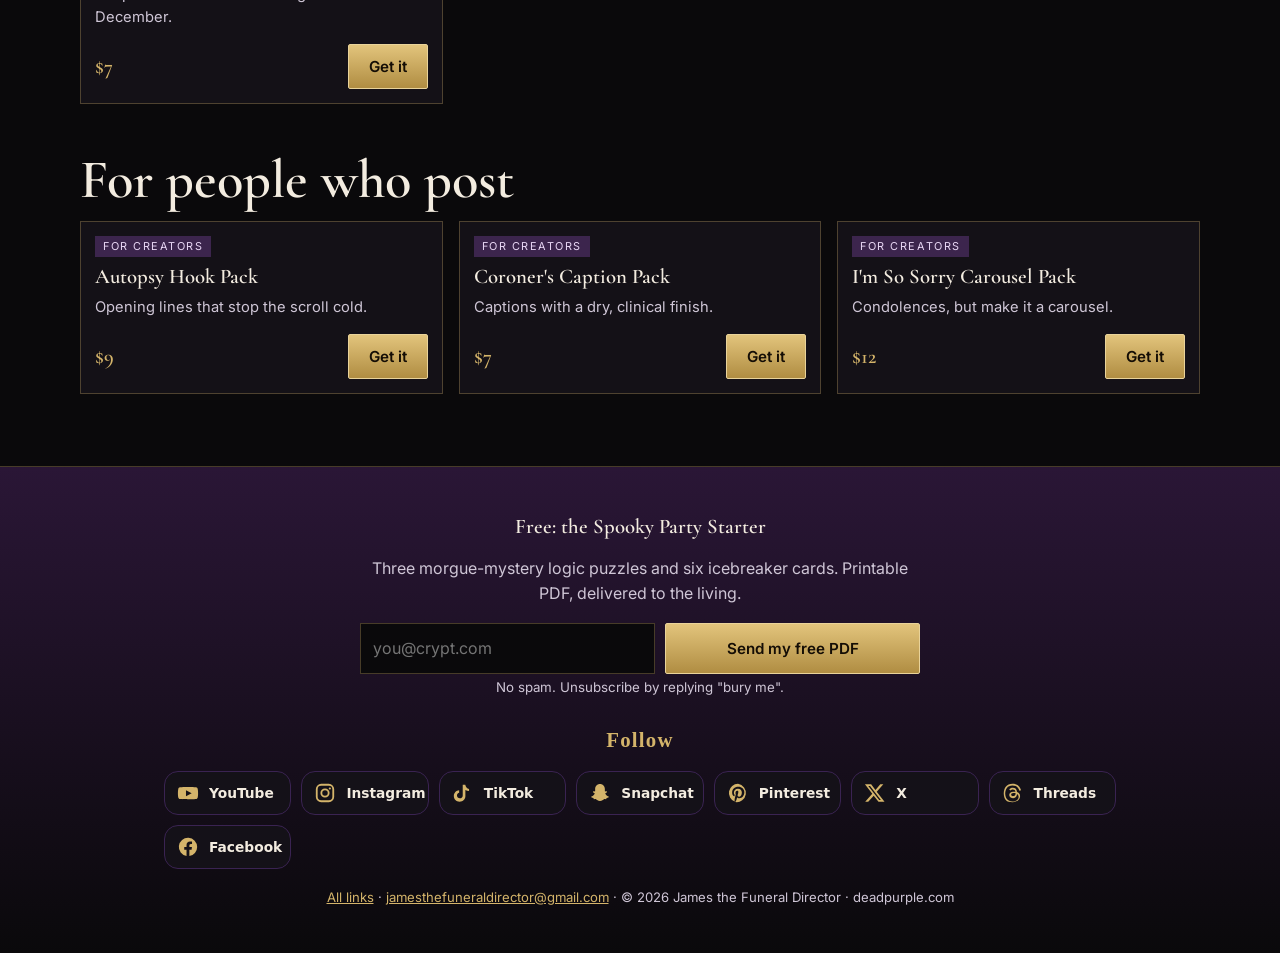
<file: site/printables.html>
<!doctype html>
<html lang="en">
<head>
<meta charset="utf-8">
<meta name="viewport" content="width=device-width,initial-scale=1">
<title>Printables | Dead Purple — Horror Wall Art, Morgue Logic Puzzles &amp; Budget Planners</title>
<meta name="description" content="Printable horror wall art, morgue murder-mystery logic puzzles, Christmas party games and 2027 budget spreadsheets from James the Funeral Director. Instant download.">
<link rel="canonical" href="https://thedeadpurple.github.io/site/printables.html">
<meta property="og:type" content="website">
<meta property="og:url" content="https://thedeadpurple.github.io/site/printables.html">
<meta property="og:title" content="Printables | Dead Purple — Horror Wall Art, Morgue Logic Puzzles &amp; Budget Planners">
<meta property="og:description" content="Printable horror wall art, morgue murder-mystery logic puzzles, Christmas party games and 2027 budget spreadsheets from James the Funeral Director. Instant download.">
<meta property="og:image" content="https://thedeadpurple.github.io/site/video/jtfd-hero-poster.jpg">
<meta property="og:site_name" content="James the Funeral Director">
<meta name="twitter:card" content="summary_large_image">
<meta name="theme-color" content="#0b0a0c">
<link rel="icon" href="favicon.png">
<link rel="apple-touch-icon" href="img/james-crest.png">
<link rel="preconnect" href="https://fonts.googleapis.com">
<link rel="preconnect" href="https://fonts.gstatic.com" crossorigin>
<link href="https://fonts.googleapis.com/css2?family=Cormorant+Garamond:wght@500;600;700&family=Inter:wght@400;500;600&display=swap" rel="stylesheet">
<script type="application/ld+json">
{"@context": "https://schema.org", "@graph": [{"@type": "BreadcrumbList", "itemListElement": [{"@type": "ListItem", "position": 1, "name": "Dead Purple", "item": "https://thedeadpurple.github.io/site/"}, {"@type": "ListItem", "position": 2, "name": "Printables", "item": "https://thedeadpurple.github.io/site/printables.html"}]}, {"@type": "Product", "name": "Late Fees Are Fatal - 90s Video Store Horror Printable", "image": "https://thedeadpurple.github.io/site/img/late-fees.webp", "description": "90s video store horror printable wall art.", "brand": {"@type": "Brand", "name": "Dead Purple"}, "offers": {"@type": "Offer", "price": "7.00", "priceCurrency": "USD", "availability": "https://schema.org/InStock", "url": "https://whop.com/dead-purple/late-fees-are-fatal-90s-video-store-horror-printable/"}}, {"@type": "Product", "name": "Private Viewing Lounge - Funeral Home Luxury Printable", "image": "https://thedeadpurple.github.io/site/img/viewing-lounge.webp", "description": "Funeral-home luxury printable wall art.", "brand": {"@type": "Brand", "name": "Dead Purple"}, "offers": {"@type": "Offer", "price": "7.00", "priceCurrency": "USD", "availability": "https://schema.org/InStock", "url": "https://whop.com/dead-purple/private-viewing-lounge-funeral-home-luxury-printable/"}}, {"@type": "Product", "name": "Dead Purple Horror Wall Art Bundle (All 4)", "image": "https://thedeadpurple.github.io/site/img/horror-bundle.webp", "description": "All four Dead Purple printable horror wall art prints.", "brand": {"@type": "Brand", "name": "Dead Purple"}, "offers": {"@type": "Offer", "price": "19.00", "priceCurrency": "USD", "availability": "https://schema.org/InStock", "url": "https://whop.com/dead-purple/dead-purple-horror-wall-art-bundle-all-4/"}}, {"@type": "Product", "name": "Dead Purple 2027 Budget Planner (Google Sheets + Excel)", "image": "https://thedeadpurple.github.io/site/img/budget.webp", "description": "Full-year 2027 budget spreadsheet for Google Sheets and Excel.", "brand": {"@type": "Brand", "name": "Dead Purple"}, "offers": {"@type": "Offer", "price": "9.99", "priceCurrency": "USD", "availability": "https://schema.org/InStock", "url": "https://whop.com/dead-purple/dead-purple-2027-budget-planner-google-sheets-excel-spreadsheet/"}}, {"@type": "Product", "name": "Mortician's Logic Puzzles - 16 Printable Morgue Murder Mystery Grid Puzzles", "image": "https://thedeadpurple.github.io/site/img/puzzles.webp", "description": "16 printable murder-mystery logic grid puzzles.", "brand": {"@type": "Brand", "name": "Dead Purple"}, "offers": {"@type": "Offer", "price": "5.00", "priceCurrency": "USD", "availability": "https://schema.org/InStock", "url": "https://whop.com/dead-purple/products/mortician-s-logic-puzzles-16-printable-morgue-murder-mystery-grid-puzzles/"}}]}
</script>
<style>
:root{--bg:#0a090b;--ink:#f3ece0;--mute:#cfc6d6;--gold:#d4b46a;--line:rgba(212,180,106,.3);--plum:#2a1636;--s:24px;--d:clamp(2.2rem,6vw,3.4rem);--h:1.3rem}
*{box-sizing:border-box}html{scroll-behavior:smooth;scroll-padding-top:64px}
body{margin:0;background:var(--bg);color:var(--ink);font:400 16px/1.6 Inter,system-ui,sans-serif;overflow-x:hidden}
img{max-width:100%;display:block}a{color:var(--gold)}
.wrap{max-width:1160px;margin:0 auto;padding:0 20px}
h1,h2{font:600 var(--d)/1.05 "Cormorant Garamond",Georgia,serif;margin:0 0 12px}
h3{font:600 var(--h)/1.2 "Cormorant Garamond",Georgia,serif;margin:0 0 6px}
.eyebrow{font-size:.75rem;font-weight:600;letter-spacing:.24em;text-transform:uppercase;color:var(--gold);margin:0 0 8px}
.sub{color:var(--mute);margin:0 0 var(--s);max-width:60ch}
.btn{display:inline-block;background:linear-gradient(180deg,#e2c47c,#b08d42);color:#140d05;font:600 .95rem Inter,sans-serif;text-decoration:none;padding:12px 20px;border:1px solid #e9d39a;border-radius:2px;cursor:pointer;text-align:center}
.btn.alt{background:transparent;color:var(--ink);border-color:var(--gold)}
nav.top{position:sticky;top:0;z-index:50;background:rgba(10,9,11,.92);backdrop-filter:blur(8px);border-bottom:1px solid var(--line)}
.navin{display:flex;align-items:center;justify-content:space-between;height:60px;gap:12px}
.brand{display:flex;align-items:center;gap:10px;text-decoration:none;color:var(--ink);font:600 1.3rem "Cormorant Garamond",serif}
nav.top ul{display:flex;gap:16px;list-style:none;margin:0;padding:0}
nav.top ul a{color:var(--ink);text-decoration:none;font-size:.74rem;letter-spacing:.14em;text-transform:uppercase}
.jtfd-hero{position:relative;min-height:88svh;display:flex;align-items:flex-end;overflow:hidden;background:#000 url(video/jtfd-hero-poster.jpg) center/cover}
.jtfd-hero video{position:absolute;inset:0;width:100%;height:100%;object-fit:cover;object-position:center 20%}
.jtfd-hero:after{content:"";position:absolute;inset:0;background:linear-gradient(0deg,var(--bg) 6%,rgba(10,9,11,.85) 45%,rgba(10,9,11,.2))}
.hero-copy{position:relative;z-index:2;width:100%;max-width:1160px;margin:0 auto;padding:0 20px 56px}
.hero-copy p.tag-line{color:#ece4f0;margin:0 0 20px;font-size:1.05rem}
.ctas{display:grid;grid-template-columns:1fr 1fr;gap:12px;max-width:420px}
section.blk{padding:64px 0 0}
.grid{display:grid;grid-template-columns:repeat(2,1fr);gap:16px}
.grid.one{grid-template-columns:1fr}
.card{display:flex;flex-direction:column;background:#141117;border:1px solid var(--line);min-width:0;text-decoration:none;color:var(--ink)}
.frame{display:block;aspect-ratio:4/3;padding:14px;background:radial-gradient(circle at 50% 40%,#3a2a45,#120d16 75%);border-bottom:1px solid var(--line)}
.frame img{width:100%;height:100%;object-fit:contain}
.frame.vid{padding:0;aspect-ratio:16/9;position:relative;background:#000}.frame.vid img{object-fit:cover}
.play{position:absolute;left:50%;top:50%;width:52px;height:52px;margin:-26px 0 0 -26px;border-radius:50%;background:rgba(10,9,11,.75);border:2px solid var(--gold)}
.play:after{content:"";position:absolute;left:20px;top:14px;border-left:15px solid var(--gold);border-block:10px solid transparent}
.body{padding:14px;display:flex;flex-direction:column;flex:1}
.body p{color:var(--mute);font-size:.92rem;margin:0 0 14px}
.row{margin-top:auto;display:flex;align-items:center;justify-content:space-between;gap:8px;flex-wrap:wrap}
.price{font:600 var(--h) "Cormorant Garamond",serif;color:var(--gold)}
.tag{align-self:flex-start;font-size:.68rem;letter-spacing:.14em;text-transform:uppercase;color:#e9d7f5;background:rgba(109,63,143,.45);padding:2px 8px;margin-bottom:8px}
.center{text-align:center;margin-top:var(--s)}
.tiles{display:grid;grid-template-columns:1fr;gap:16px;margin-top:var(--s)}
.tile .body{padding:18px}.tile em{font-style:normal;color:var(--gold);font-weight:600;margin-top:auto}
.about{display:flex;gap:20px;align-items:center}.about img{width:96px;flex:none}.about p{color:var(--mute);margin:0}
#faq details{border-bottom:1px solid var(--line);padding:12px 0}#faq summary{cursor:pointer;font:600 var(--h) "Cormorant Garamond",serif}#faq p{color:var(--mute);margin:8px 0 0}
.back{display:inline-block;margin:24px 0 8px;text-decoration:none}
.disc{color:#bdb3c6;font-size:.82rem;margin-top:16px}
footer{margin-top:72px;padding:48px 0 32px;border-top:1px solid var(--line);background:linear-gradient(180deg,var(--plum),var(--bg))}
.signup{max-width:560px;margin:0 auto;text-align:center}.signup p,.signup small{color:var(--mute)}
.signup form{display:flex;flex-wrap:wrap;gap:10px;margin-top:12px}
.signup input[type=email]{flex:1 1 200px;min-width:0;padding:12px;background:var(--bg);border:1px solid var(--line);color:var(--ink);font:inherit}
.signup .btn{flex:1 1 160px}
.icons{display:flex;flex-wrap:wrap;justify-content:center;gap:18px;margin:32px 0 16px}.icons svg{width:24px;height:24px;fill:var(--gold)}
.fine{text-align:center;color:var(--mute);font-size:.82rem}
@media(min-width:760px){.grid{grid-template-columns:repeat(3,1fr)}.grid.four{grid-template-columns:repeat(4,1fr)}.tiles{grid-template-columns:repeat(3,1fr)}:root{--s:32px}.ctas{display:flex}.hero-copy{padding-bottom:12vh}.jtfd-hero:after{background:linear-gradient(90deg,rgba(10,9,11,.9),rgba(10,9,11,.3) 70%),linear-gradient(0deg,var(--bg),transparent 35%)}}
@media(max-width:420px){.brand span{display:none}}
@media(prefers-reduced-motion:reduce){.jtfd-hero video{display:none}html{scroll-behavior:auto}}
</style>
<style id="sx-css">.sx{margin:40px auto;max-width:960px;padding:0 4px;text-align:center}.sx h2,.sx h3.sx-t{font-family:Georgia,"Times New Roman",serif;color:#d4b46a;letter-spacing:.06em;margin:0 0 6px}.sx-g{margin:18px 0}.sx-g h4{margin:0 0 10px;font:600 .78rem/1.2 system-ui,-apple-system,sans-serif;text-transform:uppercase;letter-spacing:.16em;color:#b79bd8}.sx-l{list-style:none;margin:0;padding:0;display:grid;grid-template-columns:repeat(auto-fit,minmax(132px,1fr));gap:10px}.sx-l a{display:flex;align-items:center;gap:10px;min-height:48px;padding:10px 14px;border-radius:14px;background:#141118;border:1px solid #3a2352;color:#f3ece0;text-decoration:none;font:600 .95rem system-ui,-apple-system,sans-serif;transition:border-color .2s,background .2s,transform .2s}.sx-l a:hover,.sx-l a:focus-visible{border-color:#d4b46a;background:#1d1424;transform:translateY(-1px)}.sx-l svg{width:22px;height:22px;flex:none;fill:#d4b46a}.sx.sx-f{margin:28px auto 8px}.sx-f .sx-l{grid-template-columns:repeat(auto-fit,minmax(118px,1fr))}.sx-f .sx-l a{font-size:.86rem;min-height:44px;padding:8px 12px}@media(max-width:420px){.sx-l{grid-template-columns:1fr 1fr}}</style></head>
<body>
<nav class="top"><div class="wrap navin">
<a class="brand" href="./"><img src="img/james-crest.png" alt="" width="40" height="40"><span>Dead Purple</span></a>
<ul><li><a href="./#shop">Shop</a></li><li><a href="./#watch">Watch</a></li><li><a href="./#about">About</a></li><li><a href="https://thedeadpurple.github.io/links/">Links</a></li></ul>
</div></nav>
<main class="wrap">
<a class="back" href="./#shop">← Back to the shop</a>
<h1>Printables</h1>
<p class="sub">Instant downloads. Print at home, frame, solve, or budget. Nothing ships, nothing smells.</p>
<div class="grid"><article class="card"><a class="frame" href="https://whop.com/dead-purple/late-fees-are-fatal-90s-video-store-horror-printable/?utm_source=site&amp;utm_medium=referral&amp;utm_campaign=printables"><img src="img/late-fees.webp" alt="Late Fees Are Fatal 90s video store horror print" loading="lazy"></a><div class="body"><span class="tag">Wall art</span><h3>Late Fees Are Fatal</h3><p>Be kind, rewind, or be found in the drop box.</p><div class="row"><span class="price">$7</span><a class="btn" href="https://whop.com/dead-purple/late-fees-are-fatal-90s-video-store-horror-printable/?utm_source=site&amp;utm_medium=referral&amp;utm_campaign=printables">Get it</a></div></div></article><article class="card"><a class="frame" href="https://whop.com/dead-purple/private-viewing-lounge-funeral-home-luxury-printable/?utm_source=site&amp;utm_medium=referral&amp;utm_campaign=printables"><img src="img/viewing-lounge.webp" alt="Private Viewing Lounge funeral home luxury print" loading="lazy"></a><div class="body"><span class="tag">Wall art</span><h3>Private Viewing Lounge</h3><p>For the living room that is mostly living-adjacent.</p><div class="row"><span class="price">$7</span><a class="btn" href="https://whop.com/dead-purple/private-viewing-lounge-funeral-home-luxury-printable/?utm_source=site&amp;utm_medium=referral&amp;utm_campaign=printables">Get it</a></div></div></article><article class="card"><a class="frame" href="https://whop.com/dead-purple/dead-purple-horror-wall-art-bundle-all-4/?utm_source=site&amp;utm_medium=referral&amp;utm_campaign=printables"><img src="img/horror-bundle.webp" alt="Dead Purple Horror Wall Art Bundle cover" loading="lazy"></a><div class="body"><span class="tag">All 4 prints</span><h3>Horror Wall Art Bundle</h3><p>Every horror print in one file.</p><div class="row"><span class="price">$19</span><a class="btn" href="https://whop.com/dead-purple/dead-purple-horror-wall-art-bundle-all-4/?utm_source=site&amp;utm_medium=referral&amp;utm_campaign=printables">Get it</a></div></div></article><article class="card"><a class="frame" href="https://whop.com/dead-purple/products/mortician-s-logic-puzzles-16-printable-morgue-murder-mystery-grid-puzzles/?utm_source=site&amp;utm_medium=referral&amp;utm_campaign=printables"><img src="img/puzzles.webp" alt="Mortician's Logic Puzzles cover" loading="lazy"></a><div class="body"><span class="tag">Puzzles</span><h3>Mortician's Logic Puzzles</h3><p>16 morgue murder-mystery grids. Solve it before the coffee goes cold.</p><div class="row"><span class="price">$5</span><a class="btn" href="https://whop.com/dead-purple/products/mortician-s-logic-puzzles-16-printable-morgue-murder-mystery-grid-puzzles/?utm_source=site&amp;utm_medium=referral&amp;utm_campaign=printables">Get it</a></div></div></article><article class="card"><a class="frame" href="https://whop.com/dead-purple/products/christmas-party-games-bundle-10-printable-games/?utm_source=site&amp;utm_medium=referral&amp;utm_campaign=printables"><img src="img/games.webp" alt="Christmas Party Games Bundle cover" loading="lazy"></a><div class="body"><span class="tag">Party</span><h3>Christmas Party Games Bundle</h3><p>10 games for the office party that otherwise dies at the cheese tray.</p><div class="row"><span class="price">$5</span><a class="btn" href="https://whop.com/dead-purple/products/christmas-party-games-bundle-10-printable-games/?utm_source=site&amp;utm_medium=referral&amp;utm_campaign=printables">Get it</a></div></div></article><article class="card"><a class="frame" href="https://whop.com/dead-purple/dead-purple-2027-budget-planner-google-sheets-excel-spreadsheet/?utm_source=site&amp;utm_medium=referral&amp;utm_campaign=printables"><img src="img/budget.webp" alt="2027 Budget Planner spreadsheet cover" loading="lazy"></a><div class="body"><span class="tag">Planner</span><h3>2027 Budget Planner</h3><p>Google Sheets and Excel. A full year, fully accounted for.</p><div class="row"><span class="price">$9.99</span><a class="btn" href="https://whop.com/dead-purple/dead-purple-2027-budget-planner-google-sheets-excel-spreadsheet/?utm_source=site&amp;utm_medium=referral&amp;utm_campaign=printables">Get it</a></div></div></article><article class="card"><a class="frame" href="https://whop.com/dead-purple/products/paycheck-holiday-budget-planner-excel-google-sheets/?utm_source=site&amp;utm_medium=referral&amp;utm_campaign=printables"><img src="img/budget.webp" alt="Paycheck and Holiday Budget Planner cover" loading="lazy"></a><div class="body"><span class="tag">Planner</span><h3>Paycheck + Holiday Budget Planner</h3><p>Keep the wallet from flatlining before December.</p><div class="row"><span class="price">$7</span><a class="btn" href="https://whop.com/dead-purple/products/paycheck-holiday-budget-planner-excel-google-sheets/?utm_source=site&amp;utm_medium=referral&amp;utm_campaign=printables">Get it</a></div></div></article></div><h2 style="margin-top:48px">For people who post</h2><div class="grid"><article class="card"><div class="body"><span class="tag">For creators</span><h3>Autopsy Hook Pack</h3><p>Opening lines that stop the scroll cold.</p><div class="row"><span class="price">$9</span><a class="btn" href="https://whop.com/dead-purple/autopsy-hook-pack-6c/?utm_source=site&amp;utm_medium=referral&amp;utm_campaign=printables">Get it</a></div></div></article><article class="card"><div class="body"><span class="tag">For creators</span><h3>Coroner's Caption Pack</h3><p>Captions with a dry, clinical finish.</p><div class="row"><span class="price">$7</span><a class="btn" href="https://whop.com/dead-purple/products/coroner-s-caption-pack-dead-purple/?utm_source=site&amp;utm_medium=referral&amp;utm_campaign=printables">Get it</a></div></div></article><article class="card"><div class="body"><span class="tag">For creators</span><h3>I'm So Sorry Carousel Pack</h3><p>Condolences, but make it a carousel.</p><div class="row"><span class="price">$12</span><a class="btn" href="https://whop.com/dead-purple/products/i-m-so-sorry-carousel-pack-dead-purple/?utm_source=site&amp;utm_medium=referral&amp;utm_campaign=printables">Get it</a></div></div></article></div>
</main>
<footer><div class="wrap">
<div class="signup" id="free"><h3>Free: the Spooky Party Starter</h3><p>Three morgue-mystery logic puzzles and six icebreaker cards. Printable PDF, delivered to the living.</p>
<form action="https://formsubmit.co/jamesthefuneraldirector@gmail.com" method="POST">
<input type="email" name="email" required placeholder="you@crypt.com" aria-label="Email address">
<input type="hidden" name="_subject" value="New Dead Purple subscriber">
<input type="hidden" name="_next" value="https://thedeadpurple.github.io/site/free/thanks.html">
<input type="hidden" name="_captcha" value="false">
<input type="hidden" name="_template" value="table">
<input type="text" name="_honey" style="display:none" tabindex="-1" autocomplete="off">
<button class="btn" type="submit">Send my free PDF</button>
</form><small>No spam. Unsubscribe by replying "bury me".</small></div>
<section class="sx sx-f" aria-label="Follow"><h3 class="sx-t">Follow</h3><div class="sx-g"><ul class="sx-l"><li><a href="https://www.youtube.com/@jamesthefuneraldirector2954" target="_blank" rel="noopener" aria-label="YouTube (James the Funeral Director)"><svg viewBox="0 0 24 24" aria-hidden="true"><path d="M23 12.2s0-3.2-.4-4.6c-.2-.9-.9-1.6-1.8-1.8C19.2 5.4 12 5.4 12 5.4s-7.2 0-8.8.4c-.9.2-1.6.9-1.8 1.8C1 9 1 12.2 1 12.2s0 3.2.4 4.6c.2.9.9 1.6 1.8 1.8 1.6.4 8.8.4 8.8.4s7.2 0 8.8-.4c.9-.2 1.6-.9 1.8-1.8.4-1.4.4-4.6.4-4.6zM9.8 15.5v-6.6l6.2 3.3-6.2 3.3z"/></svg><span>YouTube</span></a></li><li><a href="https://www.instagram.com/james_the_funeral_director/" target="_blank" rel="noopener" aria-label="Instagram (James the Funeral Director)"><svg viewBox="0 0 24 24" aria-hidden="true"><path d="M7.8 2h8.4A5.8 5.8 0 0 1 22 7.8v8.4a5.8 5.8 0 0 1-5.8 5.8H7.8A5.8 5.8 0 0 1 2 16.2V7.8A5.8 5.8 0 0 1 7.8 2zm0 2A3.8 3.8 0 0 0 4 7.8v8.4A3.8 3.8 0 0 0 7.8 20h8.4a3.8 3.8 0 0 0 3.8-3.8V7.8A3.8 3.8 0 0 0 16.2 4H7.8zM12 7a5 5 0 1 1 0 10 5 5 0 0 1 0-10zm0 2a3 3 0 1 0 0 6 3 3 0 0 0 0-6zm5.3-3.1a1.2 1.2 0 1 1 0 2.4 1.2 1.2 0 0 1 0-2.4z"/></svg><span>Instagram</span></a></li><li><a href="https://www.tiktok.com/@funeraldirectorjames" target="_blank" rel="noopener" aria-label="TikTok (James the Funeral Director)"><svg viewBox="0 0 24 24" aria-hidden="true"><path d="M14.5 3c.4 2.4 1.8 4.1 4.1 4.5v2.4c-1.4 0-2.7-.4-4-1.2v6.6c0 3.4-2.6 6.2-6.3 6.2S2 18.7 2 15.3c0-3.3 2.5-5.9 5.8-6.2v2.6c-1.4.3-2.4 1.5-2.4 3 0 1.7 1.4 3.1 3.2 3.1s3.1-1.4 3.1-3.2V3h2.8z"/></svg><span>TikTok</span></a></li><li><a href="https://www.snapchat.com/add/funeraldirjames" target="_blank" rel="noopener" aria-label="Snapchat (James the Funeral Director)"><svg viewBox="0 0 24 24" aria-hidden="true"><path d="M12 2.2c3.1 0 5.3 2.4 5.3 5.4v2.6c.5.2 1.2-.3 1.7-.2.6.1.9.6.6 1.1-.4.6-1.7.8-2 1.3.6 1.6 1.9 3 3.7 3.5.4.1.5.5.2.8-.6.5-1.7.6-2.3.8-.2.4-.1 1-.5 1.2-.6.2-1.4-.2-2.3 0-1.2.3-2 1.9-4.4 1.9s-3.2-1.6-4.4-1.9c-.9-.2-1.7.2-2.3 0-.4-.2-.3-.8-.5-1.2-.6-.2-1.7-.3-2.3-.8-.3-.3-.2-.7.2-.8 1.8-.5 3.1-1.9 3.7-3.5-.3-.5-1.6-.7-2-1.3-.3-.5 0-1 .6-1.1.5-.1 1.2.4 1.7.2V7.6c0-3 2.2-5.4 5.3-5.4z"/></svg><span>Snapchat</span></a></li><li><a href="https://www.pinterest.com/jamesthefuneraldirector/" target="_blank" rel="noopener" aria-label="Pinterest (James the Funeral Director)"><svg viewBox="0 0 24 24" aria-hidden="true"><path d="M12 2a10 10 0 0 0-3.6 19.3c-.1-.8-.2-2 0-2.9l1.2-5s-.3-.6-.3-1.5c0-1.4.8-2.4 1.8-2.4.9 0 1.3.6 1.3 1.4 0 .9-.5 2.1-.8 3.3-.2 1 .5 1.8 1.5 1.8 1.8 0 3.1-1.9 3.1-4.6 0-2.4-1.7-4.1-4.2-4.1-2.9 0-4.5 2.1-4.5 4.4 0 .9.3 1.8.8 2.3.1.1.1.2.1.3l-.3 1.2c0 .2-.2.2-.4.1-1.3-.6-2.1-2.5-2.1-4 0-3.3 2.4-6.3 6.9-6.3 3.6 0 6.4 2.6 6.4 6 0 3.6-2.3 6.5-5.4 6.5-1.1 0-2.1-.6-2.4-1.2l-.7 2.5c-.2.9-.9 2.1-1.3 2.8A10 10 0 1 0 12 2z"/></svg><span>Pinterest</span></a></li><li><a href="https://x.com/JamesTheFD" target="_blank" rel="noopener" aria-label="X (James the Funeral Director)"><svg viewBox="0 0 24 24" aria-hidden="true"><path d="M17.8 2.5h3.3l-7.2 8.2 8.5 10.8h-6.6l-5.2-6.6-6 6.6H1.3l7.7-8.8L1 2.5h6.8l4.7 6.1 5.3-6.1zm-1.2 17.1h1.8L6.6 4.3H4.7l11.9 15.3z"/></svg><span>X</span></a></li><li><a href="https://www.threads.net/@james_the_funeral_director" target="_blank" rel="noopener" aria-label="Threads (James the Funeral Director)"><svg viewBox="0 0 24 24" aria-hidden="true"><path d="M16.7 11.2c-.1 0-.2-.1-.3-.1-.2-3-1.8-4.7-4.6-4.7-1.7 0-3.1.7-3.9 2l1.5 1c.6-.9 1.6-1.1 2.4-1.1 1 0 1.7.3 2.2.8.3.4.6.9.7 1.6-.8-.1-1.7-.2-2.6-.1-2.6.2-4.3 1.7-4.2 3.8.1 1.1.6 2 1.5 2.6.8.5 1.8.7 2.8.7 1.4-.1 2.5-.6 3.2-1.6.6-.7.9-1.7 1-2.9.7.4 1.2.9 1.4 1.6.5 1.1.5 3-1 4.5-1.3 1.3-3 1.9-5.4 1.9-2.7 0-4.7-.9-6-2.6C4.2 17 3.6 15 3.5 12.5c.1-2.5.7-4.5 1.9-6 1.3-1.7 3.3-2.5 6-2.6 2.7 0 4.8.9 6.1 2.6.7.8 1.1 1.9 1.5 3.1l1.8-.5c-.4-1.5-1-2.8-1.9-3.9C17.2 3 14.7 2 11.5 2 8.2 2 5.8 3.1 4.1 5.2 2.7 7 2 9.6 1.9 12.5c.1 2.9.8 5.4 2.2 7.2C5.8 21.9 8.3 22 11.5 22c2.8 0 4.8-.8 6.4-2.4 2.1-2.1 2.1-4.7 1.4-6.3-.5-1.1-1.4-1.9-2.6-2.4zm-4.4 4.2c-1.1.1-2.3-.4-2.3-1.5 0-.8.6-1.7 2.4-1.8h.7c.6 0 1.2.1 1.8.2-.2 2.5-1.4 3-2.6 3.1z"/></svg><span>Threads</span></a></li><li><a href="https://www.facebook.com/profile.php?id=61595655552629" target="_blank" rel="noopener" aria-label="Facebook (James the Funeral Director)"><svg viewBox="0 0 24 24" aria-hidden="true"><path d="M22 12a10 10 0 1 0-11.6 9.9v-7H7.9V12h2.5V9.8c0-2.5 1.5-3.9 3.8-3.9 1.1 0 2.2.2 2.2.2v2.5h-1.3c-1.2 0-1.6.8-1.6 1.6V12h2.8l-.4 2.9h-2.4v7A10 10 0 0 0 22 12z"/></svg><span>Facebook</span></a></li></ul></div></section>
<p class="fine"><a href="https://thedeadpurple.github.io/links/">All links</a> · <a href="mailto:jamesthefuneraldirector@gmail.com">jamesthefuneraldirector@gmail.com</a> · © 2026 James the Funeral Director · deadpurple.com</p>
</div></footer>
</body>
</html>
</file>
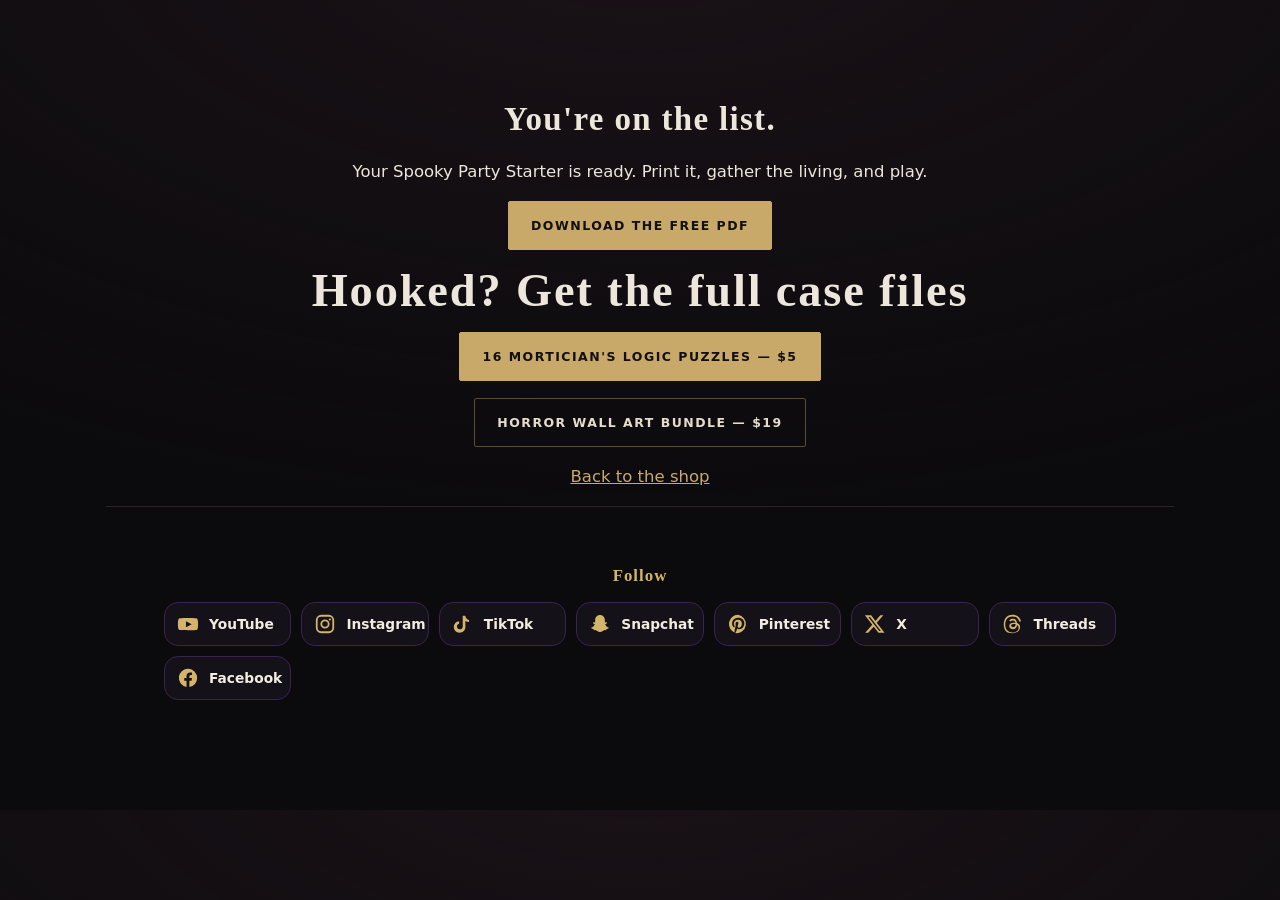
<file: site/free/thanks.html>
<!doctype html><html lang="en"><head><meta charset="utf-8"><meta name="viewport" content="width=device-width,initial-scale=1"><title>You're on the list | James the Funeral Director</title><meta name="robots" content="noindex"><meta name="description" content="Your free Dead Purple Spooky Party Starter PDF: morgue-mystery logic puzzles and icebreaker cards."><link rel="icon" href="../favicon.png"><link rel="stylesheet" href="../style.css"><style id="sx-css">.sx{margin:40px auto;max-width:960px;padding:0 4px;text-align:center}.sx h2,.sx h3.sx-t{font-family:Georgia,"Times New Roman",serif;color:#d4b46a;letter-spacing:.06em;margin:0 0 6px}.sx-g{margin:18px 0}.sx-g h4{margin:0 0 10px;font:600 .78rem/1.2 system-ui,-apple-system,sans-serif;text-transform:uppercase;letter-spacing:.16em;color:#b79bd8}.sx-l{list-style:none;margin:0;padding:0;display:grid;grid-template-columns:repeat(auto-fit,minmax(132px,1fr));gap:10px}.sx-l a{display:flex;align-items:center;gap:10px;min-height:48px;padding:10px 14px;border-radius:14px;background:#141118;border:1px solid #3a2352;color:#f3ece0;text-decoration:none;font:600 .95rem system-ui,-apple-system,sans-serif;transition:border-color .2s,background .2s,transform .2s}.sx-l a:hover,.sx-l a:focus-visible{border-color:#d4b46a;background:#1d1424;transform:translateY(-1px)}.sx-l svg{width:22px;height:22px;flex:none;fill:#d4b46a}.sx.sx-f{margin:28px auto 8px}.sx-f .sx-l{grid-template-columns:repeat(auto-fit,minmax(118px,1fr))}.sx-f .sx-l a{font-size:.86rem;min-height:44px;padding:8px 12px}@media(max-width:420px){.sx-l{grid-template-columns:1fr 1fr}}</style></head><body><main class="wrap" style="text-align:center;padding:80px 16px 60px"><h1>You're on the list.</h1><p>Your Spooky Party Starter is ready. Print it, gather the living, and play.</p><p><a class="btn" href="dead-purple-spooky-party-starter.pdf" download>Download the free PDF</a></p><h2>Hooked? Get the full case files</h2><p><a class="btn" href="https://whop.com/dead-purple/products/mortician-s-logic-puzzles-16-printable-morgue-murder-mystery-grid-puzzles/?utm_source=site&utm_medium=email_signup&utm_campaign=leadmagnet">16 Mortician's Logic Puzzles — $5</a></p><p><a class="btn ghost" href="https://whop.com/dead-purple/dead-purple-horror-wall-art-bundle-all-4/?utm_source=site&utm_medium=email_signup&utm_campaign=leadmagnet">Horror Wall Art Bundle — $19</a></p><p><a href="../">Back to the shop</a></p><footer><section class="sx sx-f" aria-label="Follow"><h3 class="sx-t">Follow</h3><div class="sx-g"><ul class="sx-l"><li><a href="https://www.youtube.com/@jamesthefuneraldirector2954" target="_blank" rel="noopener" aria-label="YouTube (James the Funeral Director)"><svg viewBox="0 0 24 24" aria-hidden="true"><path d="M23 12.2s0-3.2-.4-4.6c-.2-.9-.9-1.6-1.8-1.8C19.2 5.4 12 5.4 12 5.4s-7.2 0-8.8.4c-.9.2-1.6.9-1.8 1.8C1 9 1 12.2 1 12.2s0 3.2.4 4.6c.2.9.9 1.6 1.8 1.8 1.6.4 8.8.4 8.8.4s7.2 0 8.8-.4c.9-.2 1.6-.9 1.8-1.8.4-1.4.4-4.6.4-4.6zM9.8 15.5v-6.6l6.2 3.3-6.2 3.3z"/></svg><span>YouTube</span></a></li><li><a href="https://www.instagram.com/james_the_funeral_director/" target="_blank" rel="noopener" aria-label="Instagram (James the Funeral Director)"><svg viewBox="0 0 24 24" aria-hidden="true"><path d="M7.8 2h8.4A5.8 5.8 0 0 1 22 7.8v8.4a5.8 5.8 0 0 1-5.8 5.8H7.8A5.8 5.8 0 0 1 2 16.2V7.8A5.8 5.8 0 0 1 7.8 2zm0 2A3.8 3.8 0 0 0 4 7.8v8.4A3.8 3.8 0 0 0 7.8 20h8.4a3.8 3.8 0 0 0 3.8-3.8V7.8A3.8 3.8 0 0 0 16.2 4H7.8zM12 7a5 5 0 1 1 0 10 5 5 0 0 1 0-10zm0 2a3 3 0 1 0 0 6 3 3 0 0 0 0-6zm5.3-3.1a1.2 1.2 0 1 1 0 2.4 1.2 1.2 0 0 1 0-2.4z"/></svg><span>Instagram</span></a></li><li><a href="https://www.tiktok.com/@funeraldirectorjames" target="_blank" rel="noopener" aria-label="TikTok (James the Funeral Director)"><svg viewBox="0 0 24 24" aria-hidden="true"><path d="M14.5 3c.4 2.4 1.8 4.1 4.1 4.5v2.4c-1.4 0-2.7-.4-4-1.2v6.6c0 3.4-2.6 6.2-6.3 6.2S2 18.7 2 15.3c0-3.3 2.5-5.9 5.8-6.2v2.6c-1.4.3-2.4 1.5-2.4 3 0 1.7 1.4 3.1 3.2 3.1s3.1-1.4 3.1-3.2V3h2.8z"/></svg><span>TikTok</span></a></li><li><a href="https://www.snapchat.com/add/funeraldirjames" target="_blank" rel="noopener" aria-label="Snapchat (James the Funeral Director)"><svg viewBox="0 0 24 24" aria-hidden="true"><path d="M12 2.2c3.1 0 5.3 2.4 5.3 5.4v2.6c.5.2 1.2-.3 1.7-.2.6.1.9.6.6 1.1-.4.6-1.7.8-2 1.3.6 1.6 1.9 3 3.7 3.5.4.1.5.5.2.8-.6.5-1.7.6-2.3.8-.2.4-.1 1-.5 1.2-.6.2-1.4-.2-2.3 0-1.2.3-2 1.9-4.4 1.9s-3.2-1.6-4.4-1.9c-.9-.2-1.7.2-2.3 0-.4-.2-.3-.8-.5-1.2-.6-.2-1.7-.3-2.3-.8-.3-.3-.2-.7.2-.8 1.8-.5 3.1-1.9 3.7-3.5-.3-.5-1.6-.7-2-1.3-.3-.5 0-1 .6-1.1.5-.1 1.2.4 1.7.2V7.6c0-3 2.2-5.4 5.3-5.4z"/></svg><span>Snapchat</span></a></li><li><a href="https://www.pinterest.com/jamesthefuneraldirector/" target="_blank" rel="noopener" aria-label="Pinterest (James the Funeral Director)"><svg viewBox="0 0 24 24" aria-hidden="true"><path d="M12 2a10 10 0 0 0-3.6 19.3c-.1-.8-.2-2 0-2.9l1.2-5s-.3-.6-.3-1.5c0-1.4.8-2.4 1.8-2.4.9 0 1.3.6 1.3 1.4 0 .9-.5 2.1-.8 3.3-.2 1 .5 1.8 1.5 1.8 1.8 0 3.1-1.9 3.1-4.6 0-2.4-1.7-4.1-4.2-4.1-2.9 0-4.5 2.1-4.5 4.4 0 .9.3 1.8.8 2.3.1.1.1.2.1.3l-.3 1.2c0 .2-.2.2-.4.1-1.3-.6-2.1-2.5-2.1-4 0-3.3 2.4-6.3 6.9-6.3 3.6 0 6.4 2.6 6.4 6 0 3.6-2.3 6.5-5.4 6.5-1.1 0-2.1-.6-2.4-1.2l-.7 2.5c-.2.9-.9 2.1-1.3 2.8A10 10 0 1 0 12 2z"/></svg><span>Pinterest</span></a></li><li><a href="https://x.com/JamesTheFD" target="_blank" rel="noopener" aria-label="X (James the Funeral Director)"><svg viewBox="0 0 24 24" aria-hidden="true"><path d="M17.8 2.5h3.3l-7.2 8.2 8.5 10.8h-6.6l-5.2-6.6-6 6.6H1.3l7.7-8.8L1 2.5h6.8l4.7 6.1 5.3-6.1zm-1.2 17.1h1.8L6.6 4.3H4.7l11.9 15.3z"/></svg><span>X</span></a></li><li><a href="https://www.threads.net/@james_the_funeral_director" target="_blank" rel="noopener" aria-label="Threads (James the Funeral Director)"><svg viewBox="0 0 24 24" aria-hidden="true"><path d="M16.7 11.2c-.1 0-.2-.1-.3-.1-.2-3-1.8-4.7-4.6-4.7-1.7 0-3.1.7-3.9 2l1.5 1c.6-.9 1.6-1.1 2.4-1.1 1 0 1.7.3 2.2.8.3.4.6.9.7 1.6-.8-.1-1.7-.2-2.6-.1-2.6.2-4.3 1.7-4.2 3.8.1 1.1.6 2 1.5 2.6.8.5 1.8.7 2.8.7 1.4-.1 2.5-.6 3.2-1.6.6-.7.9-1.7 1-2.9.7.4 1.2.9 1.4 1.6.5 1.1.5 3-1 4.5-1.3 1.3-3 1.9-5.4 1.9-2.7 0-4.7-.9-6-2.6C4.2 17 3.6 15 3.5 12.5c.1-2.5.7-4.5 1.9-6 1.3-1.7 3.3-2.5 6-2.6 2.7 0 4.8.9 6.1 2.6.7.8 1.1 1.9 1.5 3.1l1.8-.5c-.4-1.5-1-2.8-1.9-3.9C17.2 3 14.7 2 11.5 2 8.2 2 5.8 3.1 4.1 5.2 2.7 7 2 9.6 1.9 12.5c.1 2.9.8 5.4 2.2 7.2C5.8 21.9 8.3 22 11.5 22c2.8 0 4.8-.8 6.4-2.4 2.1-2.1 2.1-4.7 1.4-6.3-.5-1.1-1.4-1.9-2.6-2.4zm-4.4 4.2c-1.1.1-2.3-.4-2.3-1.5 0-.8.6-1.7 2.4-1.8h.7c.6 0 1.2.1 1.8.2-.2 2.5-1.4 3-2.6 3.1z"/></svg><span>Threads</span></a></li><li><a href="https://www.facebook.com/profile.php?id=61595655552629" target="_blank" rel="noopener" aria-label="Facebook (James the Funeral Director)"><svg viewBox="0 0 24 24" aria-hidden="true"><path d="M22 12a10 10 0 1 0-11.6 9.9v-7H7.9V12h2.5V9.8c0-2.5 1.5-3.9 3.8-3.9 1.1 0 2.2.2 2.2.2v2.5h-1.3c-1.2 0-1.6.8-1.6 1.6V12h2.8l-.4 2.9h-2.4v7A10 10 0 0 0 22 12z"/></svg><span>Facebook</span></a></li></ul></div></section></footer></main></body></html>
</file>
<file: site/style.css>
:root{--p:#c8a96a;--p2:#8a6d3b;--bg:#0b0a0c;--card:#141215;--t:#ece6dc;--m:#a39a8e;--b:#2a2522;--gold:#c8a96a;--cream:#e6d3a8;--violet:#8a6ad4}
*{box-sizing:border-box}
html{scroll-behavior:smooth}
body{margin:0;background:#0b0a0c radial-gradient(1200px 600px at 50% -10%,#1a1218,transparent);color:var(--t);font-family:Inter,system-ui,-apple-system,"Segoe UI",sans-serif;font-size:16.5px;line-height:1.55}
img{max-width:100%;height:auto}
a{color:var(--gold)}
h1,h2,h3,nav b,.brand-name{font-family:"Cormorant Garamond",Georgia,serif;font-weight:600;letter-spacing:.04em;line-height:1.05}
h2{font-size:clamp(2rem,5vw,2.9rem);margin:0 0 6px;text-align:center}
section h2::after{content:"";display:block;width:56px;height:1px;background:var(--gold);margin:14px auto 0;opacity:.7}
.wrap{max-width:1100px;margin:auto;padding:0 20px}
.sub{color:var(--m);margin:0 auto 28px;text-align:center;max-width:640px}
.eyebrow{text-align:center;color:var(--gold);text-transform:uppercase;letter-spacing:.24em;font-size:.72rem;margin:0 0 8px}
.sr{position:absolute;width:1px;height:1px;padding:0;margin:-1px;overflow:hidden;clip:rect(0,0,0,0);white-space:nowrap;border:0}

/* The gold title is burned into the bottom rows of this 16:9 film.
   Keep the frame intact: no section padding (that draws a black band
   under the bar above it) and no max-height + object-fit:cover
   (that slices the caption). Width is capped so a short viewport
   shrinks the film instead of cropping it. */
section.jtfd-hero{position:relative;width:100%;margin:0;padding:0;border:0;background:#000;display:flex;justify-content:center;line-height:0;overflow:hidden}
.jtfd-hero video{display:block;width:100%;max-width:calc(100vh * 16 / 9);max-width:calc(100dvh * 16 / 9);height:auto;aspect-ratio:16/9;object-fit:contain;object-position:center center;background:#000;vertical-align:top}
@media (prefers-reduced-motion:reduce){
  .jtfd-hero video{display:none}
  section.jtfd-hero{aspect-ratio:16/9;width:min(100%,calc(100vh * 16 / 9));width:min(100%,calc(100dvh * 16 / 9));margin-inline:auto;background:#000 url("video/jtfd-hero-poster.jpg") center / contain no-repeat}
}

nav{position:sticky;top:0;z-index:9;background:#0b0a0cf2;backdrop-filter:blur(8px);border-bottom:1px solid #2a2522}
nav .wrap{display:flex;align-items:center;gap:14px 18px;min-height:72px;height:auto;padding-top:10px;padding-bottom:10px}
.brand{display:flex;align-items:center;gap:10px;text-decoration:none;color:var(--cream);min-width:0}
.brand img{width:52px;height:52px;border-radius:50%;flex:0 0 auto;box-shadow:0 0 0 1px #5a4a36,0 0 18px #6a3ad455}
.brand-name{display:flex;flex-direction:column;font-size:1.45rem;line-height:1;color:var(--cream)}
.brand-name small{font-family:Inter,system-ui,sans-serif;font-style:normal;font-weight:500;font-size:.62rem;letter-spacing:.2em;text-transform:uppercase;color:#cfc6b8;margin-top:4px}
nav ul{display:flex;gap:14px;list-style:none;margin:0;padding:0;flex:1 1 auto}
nav ul a{color:#cfc6b8;text-decoration:none;font-size:.72rem;letter-spacing:.14em;text-transform:uppercase}
nav ul a:hover,nav ul a:focus-visible{color:var(--gold)}
.nav-end{display:flex;align-items:center;gap:10px;margin-left:auto}
.nav-social{display:flex;gap:6px}
.nav-social a{display:grid;place-items:center;width:34px;height:34px;border:1px solid #3a3026;border-radius:50%;color:#e6dccb}
.nav-social a:hover,.nav-social a:focus-visible{border-color:var(--gold);color:var(--gold)}
.nav-social svg{width:15px;height:15px;display:block;fill:currentColor}

.gothmas{background:#120f10;border-bottom:1px solid #2a2522;text-align:center;padding:10px 16px;font-size:.82rem;letter-spacing:.06em;color:#cfc6b8}
.gothmas b{color:var(--gold);text-transform:uppercase;letter-spacing:.2em;font-weight:600}
.gothmas a{color:var(--gold);font-weight:600;white-space:nowrap}

.intro{text-align:center;padding:72px 0 28px;background:linear-gradient(180deg,#120e10 0%,transparent 100%)}
.intro h1{font-size:clamp(2.6rem,7vw,5rem);font-weight:500;letter-spacing:.06em;margin:8px 0 16px;background:linear-gradient(180deg,#efe3c8,#b8955a);-webkit-background-clip:text;background-clip:text;color:transparent}
.intro h1 span{display:block;font-size:.46em;letter-spacing:.28em;text-transform:uppercase;margin-top:.35em}
.intro p{color:#b9b0a3;max-width:640px;margin:0 auto 26px;font-size:1.05rem}

.btn{display:inline-block;padding:14px 22px;border-radius:2px;font-weight:600;letter-spacing:.12em;text-transform:uppercase;font-size:.78rem;text-decoration:none;color:#120f0d;background:var(--gold);box-shadow:none;border:1px solid var(--gold);transition:background .2s,border-color .2s,color .2s}
.btn:hover,.btn:focus-visible{background:#dcc08a;color:#120f0d}
.btn.ghost{background:transparent;border:1px solid #5a4a36;color:#e6dccb}
.btn.ghost:hover,.btn.ghost:focus-visible{border-color:var(--gold);color:var(--cream)}
.ctas{display:flex;gap:12px;justify-content:center;flex-wrap:wrap}
nav .btn{padding:10px 16px}

section{padding:72px 0}
.freebox{border:1px solid #3a3026;background:#110e0f;border-radius:4px;padding:40px 24px;margin:8px 0 0;text-align:center}
.freebox form{display:flex;gap:8px;flex-wrap:wrap;justify-content:center}
.freebox input[type=email]{padding:12px 14px;border-radius:2px;border:1px solid #5a4a36;background:#0b0a0c;color:var(--t);min-width:min(100%,240px);font:inherit}
.freebox small{opacity:.7}

.grid{display:grid;gap:20px;grid-template-columns:repeat(auto-fill,minmax(290px,1fr))}
.card{background:#121012;border:1px solid #241f1d;border-radius:4px;overflow:hidden;display:flex;flex-direction:column;transition:border-color .2s,transform .2s}
.card:hover{border-color:#5a4a36;transform:translateY(-2px)}
.card img{width:100%;aspect-ratio:16/9;object-fit:cover;display:block;filter:saturate(.92) contrast(1.03)}
.card>div{padding:16px 18px 20px;display:flex;flex-direction:column;flex:1}
.card h3{margin:0 0 6px;font-size:1.45rem;text-align:left}
.card h3::after{display:none}
.card p{color:var(--m);margin:0 0 16px;flex:1}
.row{display:flex;justify-content:space-between;align-items:center;gap:12px}
.price{font-family:"Cormorant Garamond",Georgia,serif;font-size:1.6rem;font-weight:600;color:var(--cream)}
.card .btn{padding:11px 16px}
.featured{border:1px solid var(--gold)}
@media(min-width:700px){.featured{grid-column:span 2}}
.tag{align-self:flex-start;background:transparent;color:var(--gold);border:1px solid #5a4a36;border-radius:2px;font-size:.68rem;font-weight:600;padding:4px 10px;margin-bottom:8px;text-transform:uppercase;letter-spacing:.14em}
.creators{margin-top:36px}
.creators .tcat{text-align:center}
.creators .strip{justify-content:center;flex-wrap:wrap}

.tns{display:grid;gap:1px;background:#2a2522;border:1px solid #2a2522;grid-template-columns:repeat(auto-fill,minmax(250px,1fr))}
.tn{background:#0f0d0f;padding:22px 20px;text-decoration:none;color:var(--t);display:flex;flex-direction:column;gap:8px;transition:background .2s}
.tn:hover,.tn:focus-visible{background:#171316}
.tn small{color:var(--gold);text-transform:uppercase;letter-spacing:.14em;font-size:.68rem}
.tn b{font-family:"Cormorant Garamond",Georgia,serif;font-size:1.3rem;font-weight:600;line-height:1.2}
.tn span{color:var(--m);font-size:.92rem;flex:1}
.tn em{font-style:normal;display:flex;justify-content:space-between;align-items:baseline;border-top:1px solid #241f1d;padding-top:10px;font-size:.75rem;letter-spacing:.14em;text-transform:uppercase;color:#cfc6b8}
.tn em i{font-style:normal;font-family:"Cormorant Garamond",Georgia,serif;font-size:1.35rem;letter-spacing:0;color:var(--cream)}
details.more{margin-top:18px}
details.more>summary{cursor:pointer;text-align:center;color:var(--gold);letter-spacing:.16em;text-transform:uppercase;font-size:.78rem;padding:14px;border:1px solid #2a2522;list-style:none}
details.more>summary::-webkit-details-marker{display:none}

.strip{display:flex;gap:12px;overflow-x:auto;padding-bottom:8px;scroll-snap-type:x mandatory}
.strip a{flex:0 0 auto;scroll-snap-align:start;background:#121012;border:1px solid #241f1d;border-radius:3px;padding:12px 18px;color:var(--t);text-decoration:none}
.strip a:hover,.strip a:focus-visible{border-color:#5a4a36}
.strip b{color:var(--cream);margin-left:6px}
.tcat{font-size:1.35rem;margin:26px 0 12px;color:var(--cream);text-align:left}
.tcat::after{display:none}
.picks{display:grid;gap:14px;grid-template-columns:repeat(auto-fill,minmax(230px,1fr))}
.pick{background:#121012;border:1px solid #241f1d;border-radius:3px;padding:18px;text-decoration:none;color:var(--t);display:flex;flex-direction:column;gap:6px}
.pick:hover,.pick:focus-visible{border-color:#5a4a36}
.pick span{color:var(--m);flex:1}
.pick em{font-style:normal;color:var(--gold);font-weight:600}
.disc{color:var(--m);font-size:.85rem;margin-top:14px}

.merch{background:#110e0f;border:1px solid #2a2522;border-radius:4px;padding:36px 20px;text-align:center}
.merch-strip{justify-content:center;flex-wrap:wrap;margin:0 0 20px}
.socials{display:grid;gap:14px;grid-template-columns:repeat(auto-fit,minmax(200px,1fr))}
.soc{background:#121012;border:1px solid #241f1d;border-radius:3px;padding:20px;text-decoration:none;color:var(--t)}
.soc:hover,.soc:focus-visible{border-color:#5a4a36}
.soc b{display:block;font-family:"Cormorant Garamond",Georgia,serif;font-size:1.35rem;font-weight:600}
.soc span{color:var(--m)}
.facts{list-style:none;padding:0;display:grid;gap:10px}
.facts li{background:#121012;border-left:3px solid var(--gold);padding:12px 14px;border-radius:0 3px 3px 0}

#faq details{background:#121012;border:1px solid #241f1d;border-radius:3px;padding:12px 16px;margin:10px 0}
#faq summary{cursor:pointer;font-weight:600;color:var(--cream)}
#faq summary:hover,#faq summary:focus-visible{color:var(--gold)}
#faq p{margin:8px 0 0}

footer{border-top:1px solid #2a2522;padding:32px 0;text-align:center;color:var(--m);font-size:.9rem}
footer .nav-social{justify-content:center;margin:0 0 16px}
footer a{color:var(--gold)}
.sticky-shop{display:none}

@media(max-width:800px){
  nav .wrap{flex-wrap:wrap}
  nav ul{order:5;flex:1 1 100%;overflow-x:auto;padding-bottom:4px;-webkit-overflow-scrolling:touch}
  nav ul li{flex:0 0 auto}
  .brand-name{font-size:1.25rem}
  .intro{padding:48px 0 12px}
  section{padding:48px 0}
  section.jtfd-hero{padding:0}
  .card h3,.tcat{text-align:left}
}
@media(max-width:640px){
  .sticky-shop{display:block;position:fixed;left:16px;right:16px;bottom:14px;z-index:10;text-align:center}
  footer{padding-bottom:96px}
  .freebox{padding:28px 16px}
  .gothmas{font-size:.78rem}
}
</file>
